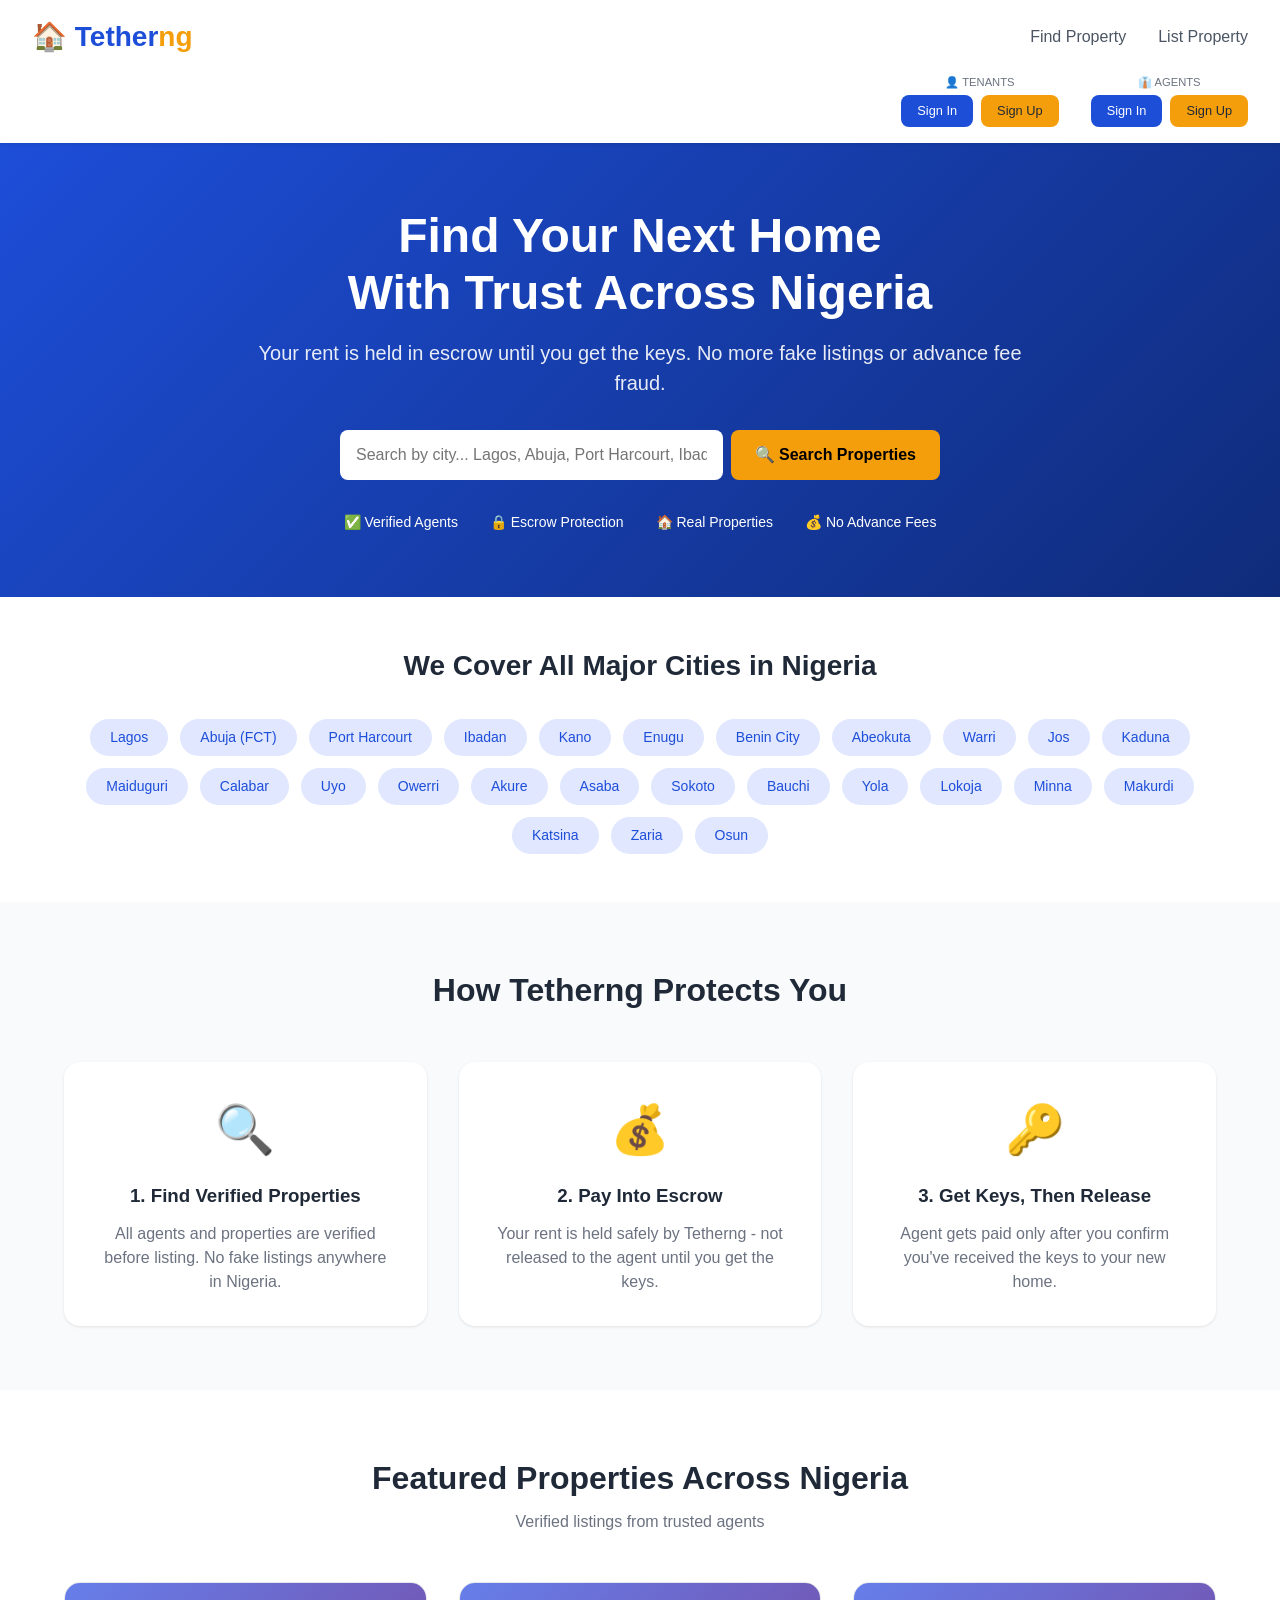
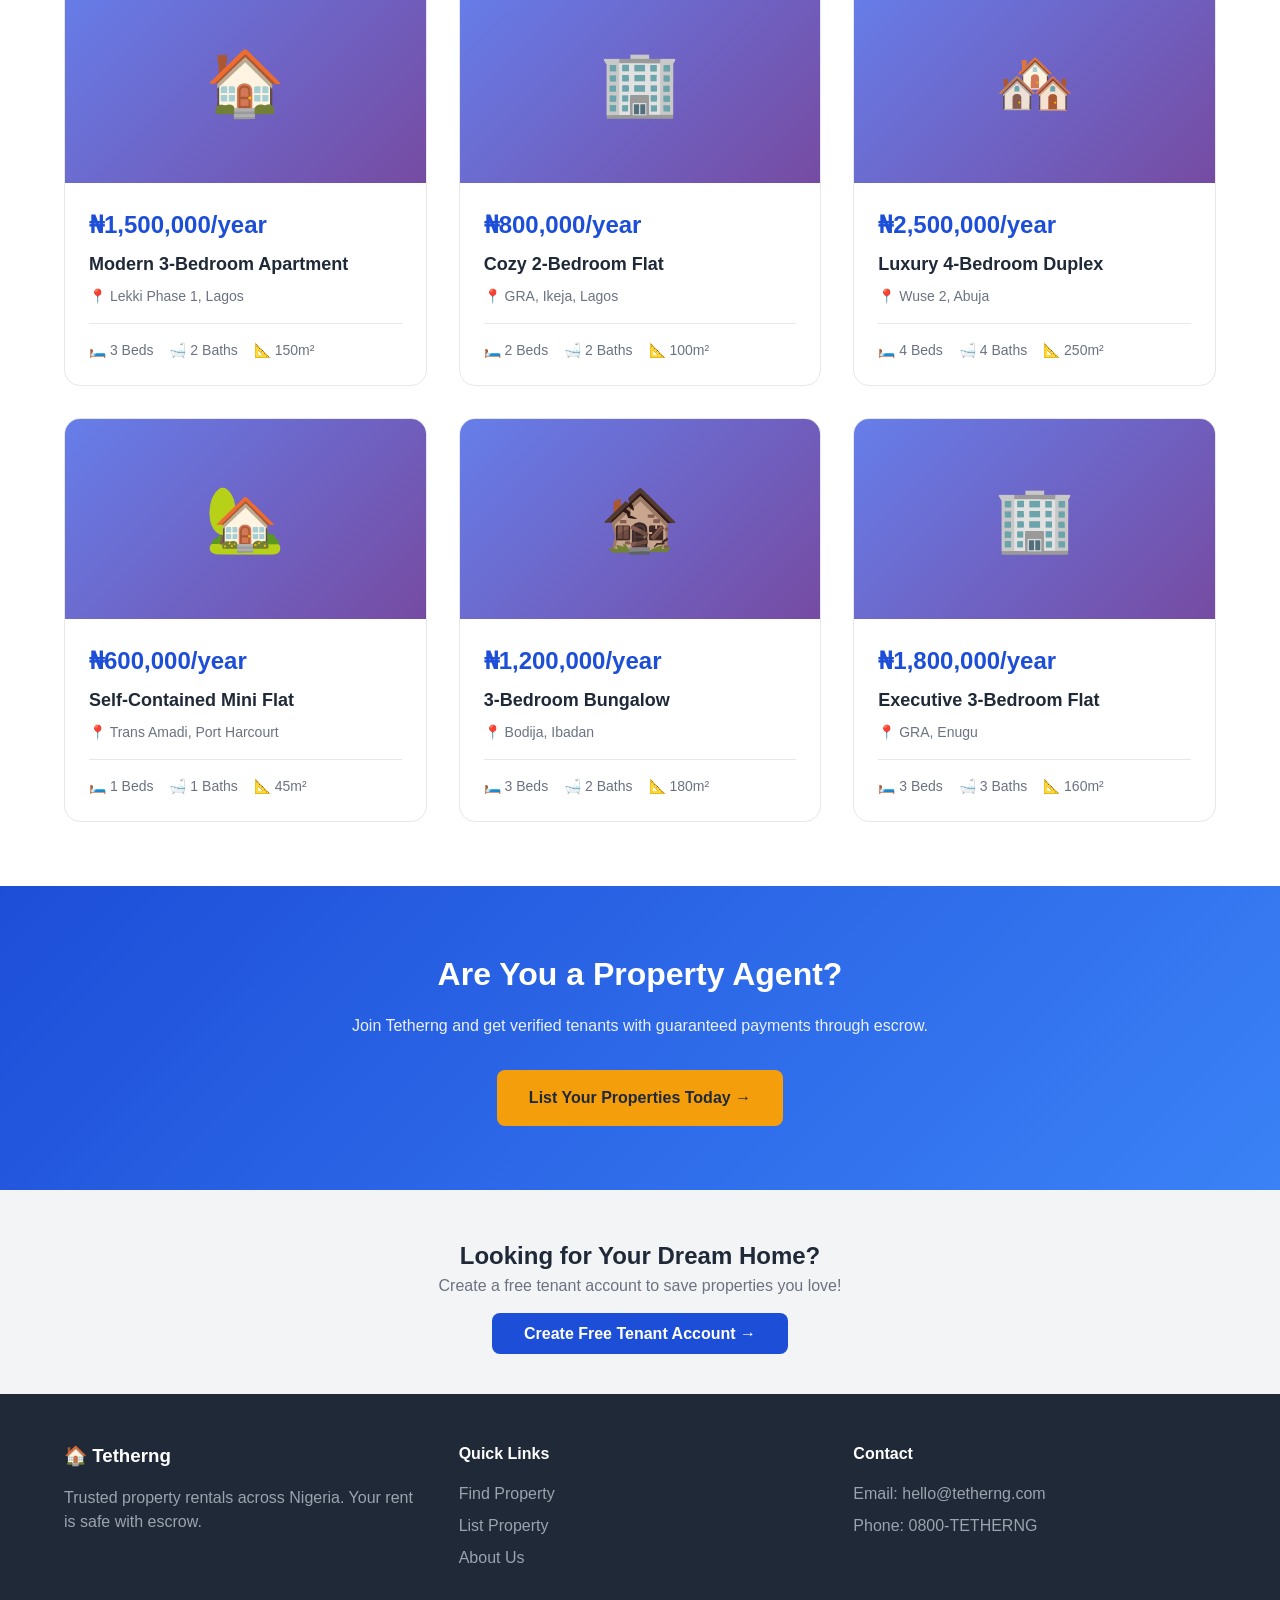
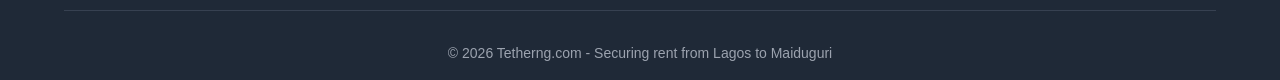
<file: index.html>
<!DOCTYPE html>
<html lang="en">
<head>
    <meta charset="UTF-8">
    <meta name="viewport" content="width=device-width, initial-scale=1.0">
    <title>Tetherng - Trusted Property Rentals Across Nigeria</title>
    <link rel="stylesheet" href="style.css">
</head>
<body>

    <!-- Navigation Bar -->
    <nav class="navbar">
        <div class="nav-container">
            <a href="index.html" class="logo">🏠 Tether<span>ng</span></a>
            <div class="nav-links">
                <a href="#">Find Property</a>
                <a href="agent-signup.html">List Property</a>
            </div>
        </div>
        <!-- Two Column Auth Links -->
        <div style="display: flex; justify-content: flex-end; gap: 2rem; padding: 0 2rem 1rem 0; max-width: 1280px; margin: 0 auto;">
            <!-- Tenants Section -->
            <div style="text-align: center;">
                <div style="font-size: 0.7rem; color: #6b7280; margin-bottom: 0.25rem;">👤 TENANTS</div>
                <div style="display: flex; gap: 0.5rem;">
                    <a href="tenant-signin.html" style="background: #1D4ED8; color: white; padding: 0.4rem 1rem; border-radius: 0.5rem; text-decoration: none; font-size: 0.8rem;">Sign In</a>
                    <a href="tenant-signup.html" style="background: #F59E0B; color: #1f2937; padding: 0.4rem 1rem; border-radius: 0.5rem; text-decoration: none; font-size: 0.8rem;">Sign Up</a>
                </div>
            </div>
            <!-- Agents Section -->
            <div style="text-align: center;">
                <div style="font-size: 0.7rem; color: #6b7280; margin-bottom: 0.25rem;">👔 AGENTS</div>
                <div style="display: flex; gap: 0.5rem;">
                    <a href="signin.html" style="background: #1D4ED8; color: white; padding: 0.4rem 1rem; border-radius: 0.5rem; text-decoration: none; font-size: 0.8rem;">Sign In</a>
                    <a href="agent-signup.html" style="background: #F59E0B; color: #1f2937; padding: 0.4rem 1rem; border-radius: 0.5rem; text-decoration: none; font-size: 0.8rem;">Sign Up</a>
                </div>
            </div>
        </div>
    </nav>

    <!-- Hero Section -->
    <section class="hero">
        <div class="hero-content">
            <h1>Find Your Next Home <br>With Trust Across Nigeria</h1>
            <p>Your rent is held in escrow until you get the keys. No more fake listings or advance fee fraud.</p>
            
            <div class="search-box">
                <input type="text" id="searchInput" placeholder="Search by city... Lagos, Abuja, Port Harcourt, Ibadan, Kano">
                <button id="searchBtn">🔍 Search Properties</button>
            </div>
            
            <div class="trust-badges">
                <span>✅ Verified Agents</span>
                <span>🔒 Escrow Protection</span>
                <span>🏠 Real Properties</span>
                <span>💰 No Advance Fees</span>
            </div>
        </div>
    </section>

    <!-- Cities Coverage Section -->
    <section class="cities">
        <div class="container">
            <h2>We Cover All Major Cities in Nigeria</h2>
            <div class="city-grid" id="cityGrid">
                <!-- Cities will be added by JavaScript -->
            </div>
        </div>
    </section>

    <!-- How It Works Section -->
    <section class="features">
        <div class="container">
            <h2>How Tetherng Protects You</h2>
            <div class="features-grid">
                <div class="feature-card">
                    <div class="feature-icon">🔍</div>
                    <h3>1. Find Verified Properties</h3>
                    <p>All agents and properties are verified before listing. No fake listings anywhere in Nigeria.</p>
                </div>
                <div class="feature-card">
                    <div class="feature-icon">💰</div>
                    <h3>2. Pay Into Escrow</h3>
                    <p>Your rent is held safely by Tetherng - not released to the agent until you get the keys.</p>
                </div>
                <div class="feature-card">
                    <div class="feature-icon">🔑</div>
                    <h3>3. Get Keys, Then Release</h3>
                    <p>Agent gets paid only after you confirm you've received the keys to your new home.</p>
                </div>
            </div>
        </div>
    </section>

    <!-- Featured Properties Section -->
    <section class="properties">
        <div class="container">
            <h2>Featured Properties Across Nigeria</h2>
            <p class="section-subtitle">Verified listings from trusted agents</p>
            <div class="property-grid" id="propertyGrid">
                <!-- Properties will be added by JavaScript -->
            </div>
        </div>
    </section>

    <!-- Call to Action for Agents -->
    <section class="cta-section">
        <div class="container">
            <h2>Are You a Property Agent?</h2>
            <p>Join Tetherng and get verified tenants with guaranteed payments through escrow.</p>
            <a href="agent-signup.html" class="btn-cta">List Your Properties Today →</a>
        </div>
    </section>

    <!-- Call to Action for Tenants -->
    <section style="background: #f3f4f6; padding: 3rem 2rem; text-align: center;">
        <div class="container">
            <h2 style="color: #1f2937;">Looking for Your Dream Home?</h2>
            <p style="color: #6b7280; margin-bottom: 1.5rem;">Create a free tenant account to save properties you love!</p>
            <a href="tenant-signup.html" style="background: #1D4ED8; color: white; padding: 0.75rem 2rem; border-radius: 0.5rem; text-decoration: none; font-weight: 600;">Create Free Tenant Account →</a>
        </div>
    </section>

    <!-- Footer -->
    <footer class="footer">
        <div class="container">
            <div class="footer-content">
                <div class="footer-section">
                    <h3>🏠 Tetherng</h3>
                    <p>Trusted property rentals across Nigeria. Your rent is safe with escrow.</p>
                </div>
                <div class="footer-section">
                    <h4>Quick Links</h4>
                    <a href="#">Find Property</a>
                    <a href="agent-signup.html">List Property</a>
                    <a href="about.html">About Us</a>
                </div>
                <div class="footer-section">
                    <h4>Contact</h4>
                    <p>Email: hello@tetherng.com</p>
                    <p>Phone: 0800-TETHERNG</p>
                </div>
            </div>
            <div class="footer-bottom">
                <p>&copy; 2026 Tetherng.com - Securing rent from Lagos to Maiduguri</p>
            </div>
        </div>
    </footer>

    <script src="script.js"></script>
</body>
</html>
</file>
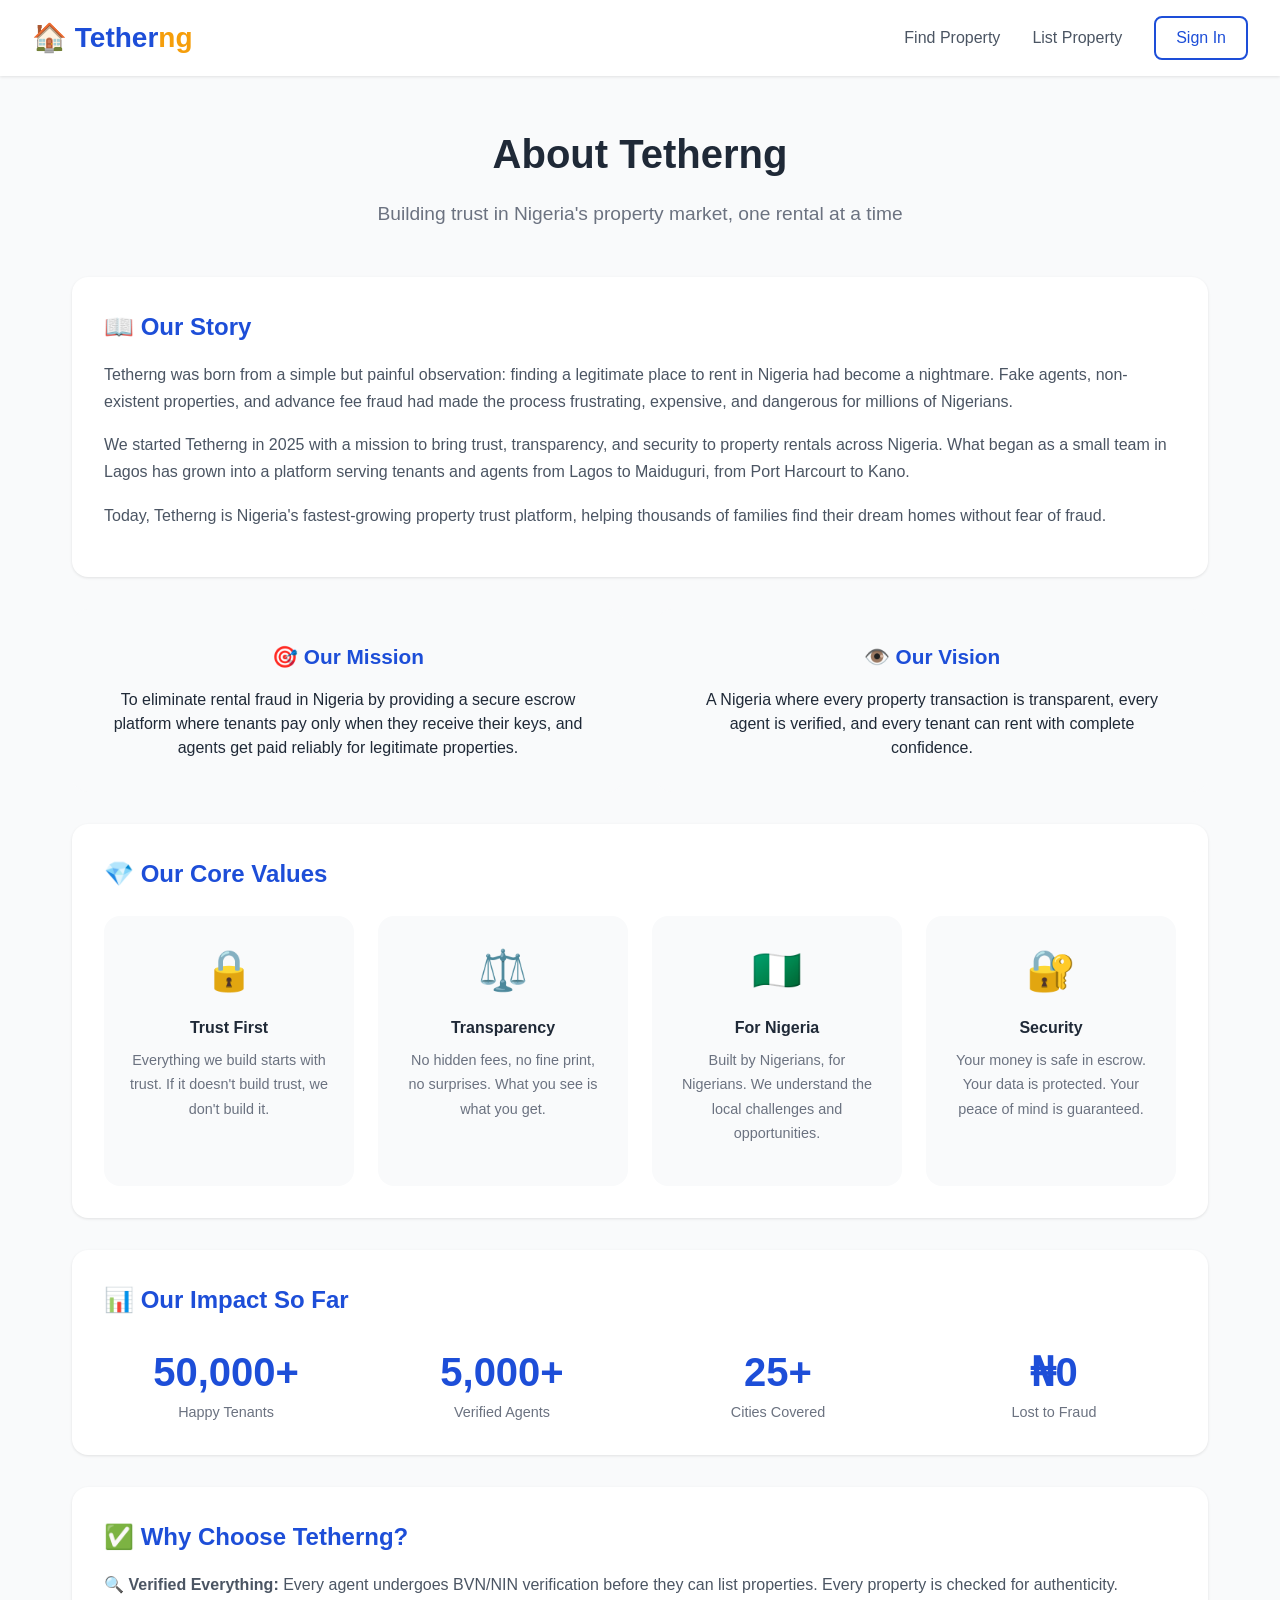
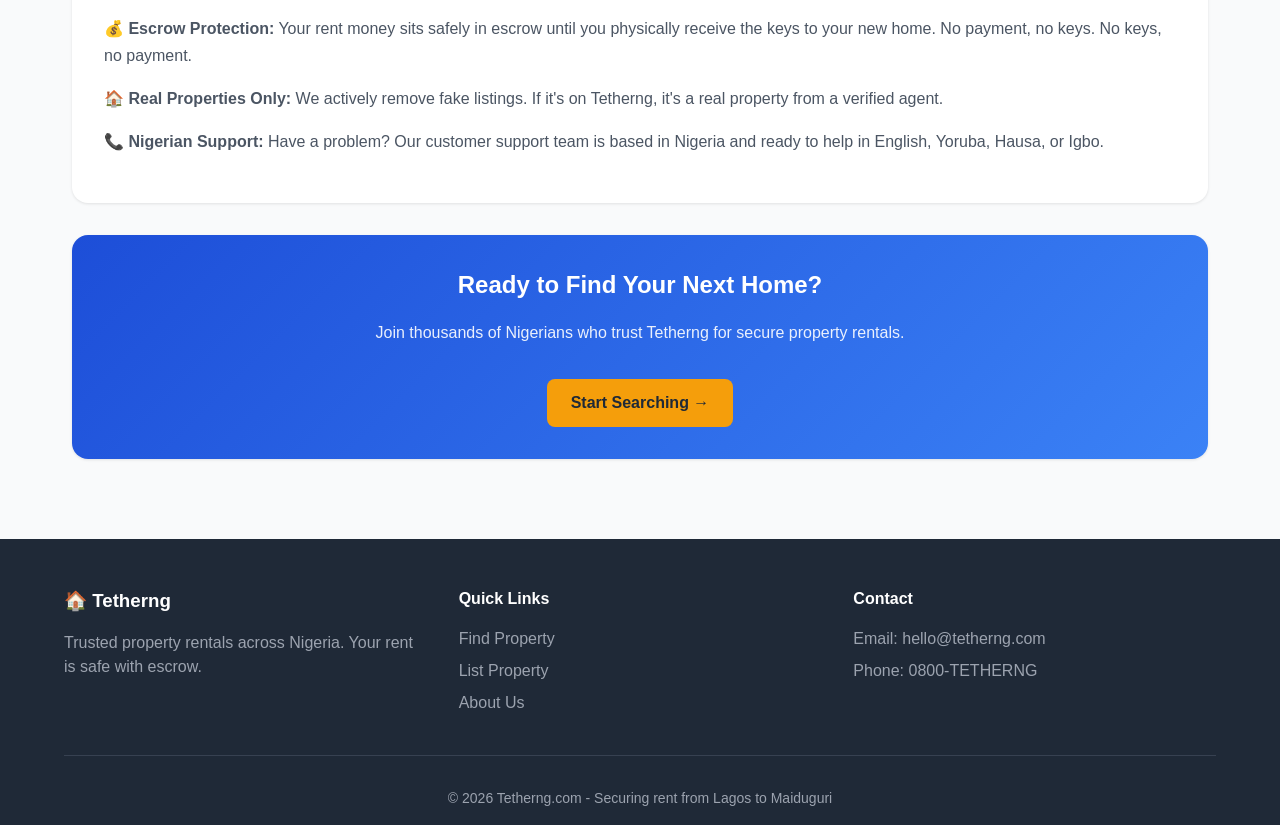
<file: about.html>
<!DOCTYPE html>
<html lang="en">
<head>
    <meta charset="UTF-8">
    <meta name="viewport" content="width=device-width, initial-scale=1.0">
    <title>Tetherng - About Us | Trusted Property Rentals in Nigeria</title>
    <link rel="stylesheet" href="style.css">
    <style>
        .about-wrapper {
            max-width: 1200px;
            margin: 0 auto;
            padding: 3rem 2rem;
        }

        .about-hero {
            text-align: center;
            margin-bottom: 3rem;
        }

        .about-hero h1 {
            font-size: 2.5rem;
            color: #1f2937;
            margin-bottom: 1rem;
        }

        .about-hero p {
            font-size: 1.2rem;
            color: #6b7280;
            max-width: 700px;
            margin: 0 auto;
        }

        .about-section {
            background: white;
            border-radius: 1rem;
            padding: 2rem;
            margin-bottom: 2rem;
            box-shadow: 0 1px 3px rgba(0,0,0,0.1);
        }

        .about-section h2 {
            color: #1D4ED8;
            margin-bottom: 1rem;
            font-size: 1.5rem;
        }

        .about-section p {
            color: #4b5563;
            line-height: 1.7;
            margin-bottom: 1rem;
        }

        .mission-vision {
            display: grid;
            grid-template-columns: 1fr 1fr;
            gap: 2rem;
            margin-bottom: 2rem;
        }

        .mission-card, .vision-card {
            background: #f9fafb;
            padding: 2rem;
            border-radius: 1rem;
            text-align: center;
        }

        .mission-card h3, .vision-card h3 {
            color: #1D4ED8;
            margin-bottom: 1rem;
            font-size: 1.3rem;
        }

        .values-grid {
            display: grid;
            grid-template-columns: repeat(auto-fit, minmax(250px, 1fr));
            gap: 1.5rem;
            margin-top: 1.5rem;
        }

        .value-item {
            text-align: center;
            padding: 1.5rem;
            background: #f9fafb;
            border-radius: 1rem;
        }

        .value-icon {
            font-size: 2.5rem;
            margin-bottom: 1rem;
        }

        .value-item h4 {
            color: #1f2937;
            margin-bottom: 0.5rem;
        }

        .value-item p {
            font-size: 0.9rem;
            color: #6b7280;
        }

        .stats-grid {
            display: grid;
            grid-template-columns: repeat(auto-fit, minmax(200px, 1fr));
            gap: 2rem;
            text-align: center;
            margin-top: 1.5rem;
        }

        .stat-number {
            font-size: 2.5rem;
            font-weight: bold;
            color: #1D4ED8;
        }

        .stat-label {
            color: #6b7280;
            font-size: 0.9rem;
        }

        @media (max-width: 768px) {
            .mission-vision {
                grid-template-columns: 1fr;
            }
            .about-hero h1 {
                font-size: 1.8rem;
            }
        }
    </style>
</head>
<body>

    <!-- Navigation -->
    <nav class="navbar">
        <div class="nav-container">
            <a href="index.html" class="logo">🏠 Tether<span>ng</span></a>
            <div class="nav-links">
                <a href="index.html">Find Property</a>
                <a href="agent-signup.html">List Property</a>
                <a href="signin.html" class="btn-outline">Sign In</a>
            </div>
        </div>
    </nav>

    <!-- About Content -->
    <div class="about-wrapper">
        <div class="about-hero">
            <h1>About Tetherng</h1>
            <p>Building trust in Nigeria's property market, one rental at a time</p>
        </div>

        <!-- Our Story -->
        <div class="about-section">
            <h2>📖 Our Story</h2>
            <p>Tetherng was born from a simple but painful observation: finding a legitimate place to rent in Nigeria had become a nightmare. Fake agents, non-existent properties, and advance fee fraud had made the process frustrating, expensive, and dangerous for millions of Nigerians.</p>
            <p>We started Tetherng in 2025 with a mission to bring trust, transparency, and security to property rentals across Nigeria. What began as a small team in Lagos has grown into a platform serving tenants and agents from Lagos to Maiduguri, from Port Harcourt to Kano.</p>
            <p>Today, Tetherng is Nigeria's fastest-growing property trust platform, helping thousands of families find their dream homes without fear of fraud.</p>
        </div>

        <!-- Mission & Vision -->
        <div class="mission-vision">
            <div class="mission-card">
                <h3>🎯 Our Mission</h3>
                <p>To eliminate rental fraud in Nigeria by providing a secure escrow platform where tenants pay only when they receive their keys, and agents get paid reliably for legitimate properties.</p>
            </div>
            <div class="vision-card">
                <h3>👁️ Our Vision</h3>
                <p>A Nigeria where every property transaction is transparent, every agent is verified, and every tenant can rent with complete confidence.</p>
            </div>
        </div>

        <!-- Our Values -->
        <div class="about-section">
            <h2>💎 Our Core Values</h2>
            <div class="values-grid">
                <div class="value-item">
                    <div class="value-icon">🔒</div>
                    <h4>Trust First</h4>
                    <p>Everything we build starts with trust. If it doesn't build trust, we don't build it.</p>
                </div>
                <div class="value-item">
                    <div class="value-icon">⚖️</div>
                    <h4>Transparency</h4>
                    <p>No hidden fees, no fine print, no surprises. What you see is what you get.</p>
                </div>
                <div class="value-item">
                    <div class="value-icon">🇳🇬</div>
                    <h4>For Nigeria</h4>
                    <p>Built by Nigerians, for Nigerians. We understand the local challenges and opportunities.</p>
                </div>
                <div class="value-item">
                    <div class="value-icon">🔐</div>
                    <h4>Security</h4>
                    <p>Your money is safe in escrow. Your data is protected. Your peace of mind is guaranteed.</p>
                </div>
            </div>
        </div>

        <!-- Our Impact -->
        <div class="about-section">
            <h2>📊 Our Impact So Far</h2>
            <div class="stats-grid">
                <div>
                    <div class="stat-number">50,000+</div>
                    <div class="stat-label">Happy Tenants</div>
                </div>
                <div>
                    <div class="stat-number">5,000+</div>
                    <div class="stat-label">Verified Agents</div>
                </div>
                <div>
                    <div class="stat-number">25+</div>
                    <div class="stat-label">Cities Covered</div>
                </div>
                <div>
                    <div class="stat-number">₦0</div>
                    <div class="stat-label">Lost to Fraud</div>
                </div>
            </div>
        </div>

        <!-- Why Choose Us -->
        <div class="about-section">
            <h2>✅ Why Choose Tetherng?</h2>
            <p><strong>🔍 Verified Everything:</strong> Every agent undergoes BVN/NIN verification before they can list properties. Every property is checked for authenticity.</p>
            <p><strong>💰 Escrow Protection:</strong> Your rent money sits safely in escrow until you physically receive the keys to your new home. No payment, no keys. No keys, no payment.</p>
            <p><strong>🏠 Real Properties Only:</strong> We actively remove fake listings. If it's on Tetherng, it's a real property from a verified agent.</p>
            <p><strong>📞 Nigerian Support:</strong> Have a problem? Our customer support team is based in Nigeria and ready to help in English, Yoruba, Hausa, or Igbo.</p>
        </div>

        <!-- Call to Action -->
        <div class="about-section" style="text-align: center; background: linear-gradient(135deg, #1D4ED8 0%, #3B82F6 100%); color: white;">
            <h2 style="color: white;">Ready to Find Your Next Home?</h2>
            <p style="color: rgba(255,255,255,0.9);">Join thousands of Nigerians who trust Tetherng for secure property rentals.</p>
            <a href="index.html" style="display: inline-block; margin-top: 1rem; background: #F59E0B; color: #1f2937; padding: 0.75rem 1.5rem; border-radius: 0.5rem; text-decoration: none; font-weight: bold;">Start Searching →</a>
        </div>
    </div>

    <!-- Footer -->
    <footer class="footer">
        <div class="container">
            <div class="footer-content">
                <div class="footer-section">
                    <h3>🏠 Tetherng</h3>
                    <p>Trusted property rentals across Nigeria. Your rent is safe with escrow.</p>
                </div>
                <div class="footer-section">
                    <h4>Quick Links</h4>
                    <a href="index.html">Find Property</a>
                    <a href="agent-signup.html">List Property</a>
                    <a href="about.html">About Us</a>
                </div>
                <div class="footer-section">
                    <h4>Contact</h4>
                    <p>Email: hello@tetherng.com</p>
                    <p>Phone: 0800-TETHERNG</p>
                </div>
            </div>
            <div class="footer-bottom">
                <p>&copy; 2026 Tetherng.com - Securing rent from Lagos to Maiduguri</p>
            </div>
        </div>
    </footer>

</body>
</html>
</file>
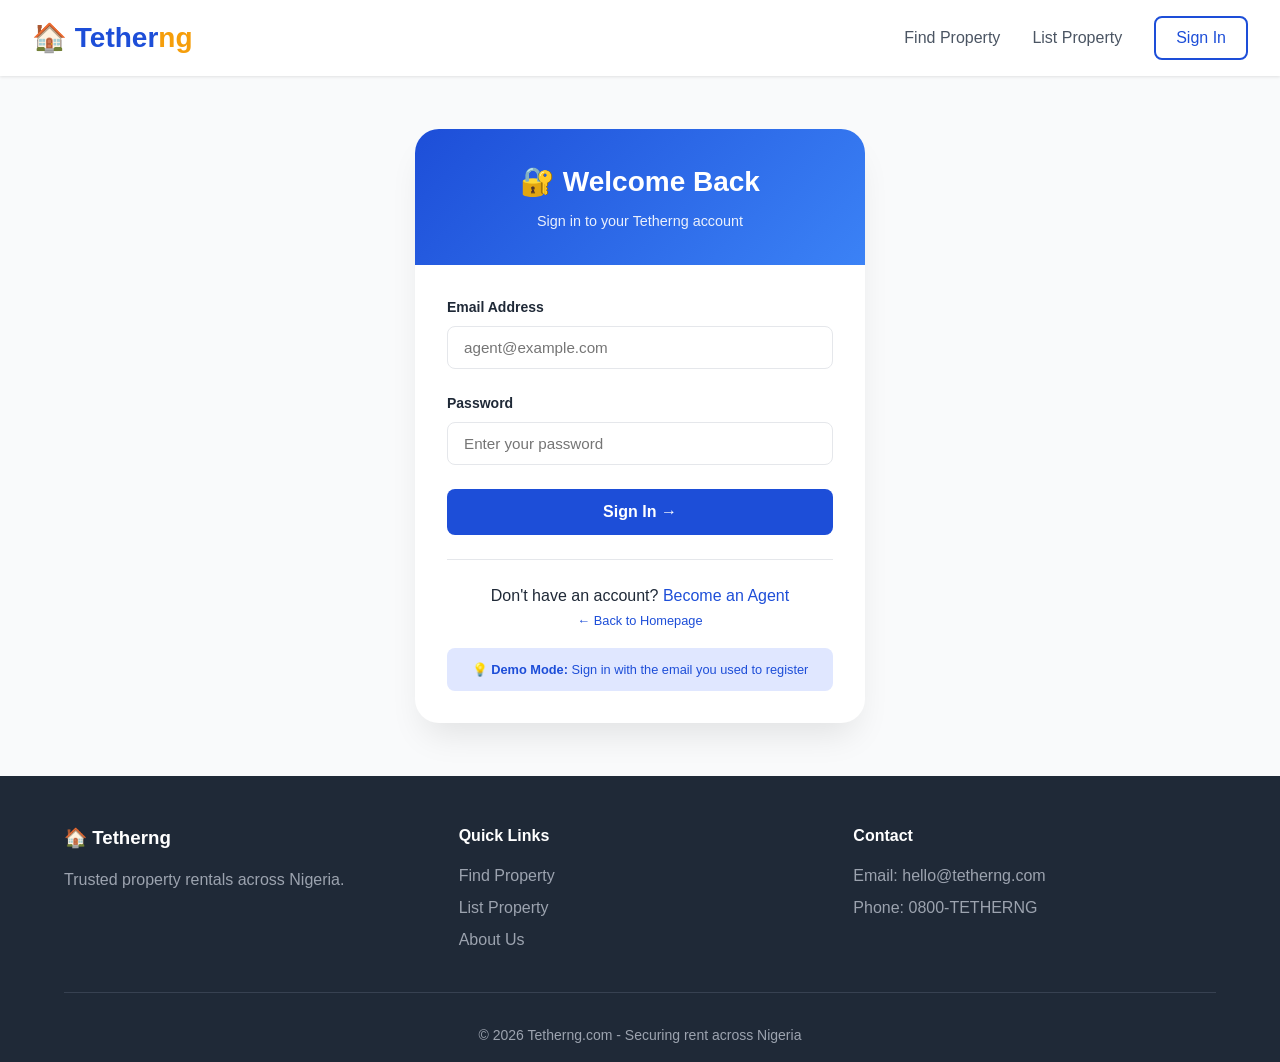
<file: add-property.html>
<!DOCTYPE html>
<html lang="en">
<head>
    <meta charset="UTF-8">
    <meta name="viewport" content="width=device-width, initial-scale=1.0">
    <title>Tetherng - Add New Property</title>
    <link rel="stylesheet" href="style.css">
    <style>
        /* Add property specific styles */
        .form-wrapper {
            max-width: 800px;
            margin: 0 auto;
            padding: 2rem;
        }

        .form-card {
            background: white;
            border-radius: 1.5rem;
            box-shadow: 0 20px 35px -10px rgba(0,0,0,0.1);
            overflow: hidden;
        }

        .form-header {
            background: linear-gradient(135deg, #1D4ED8 0%, #3B82F6 100%);
            color: white;
            padding: 2rem;
            text-align: center;
        }

        .form-header h1 {
            font-size: 1.75rem;
            margin-bottom: 0.5rem;
        }

        .form-header p {
            opacity: 0.9;
            font-size: 0.9rem;
        }

        .form-body {
            padding: 2rem;
        }

        .form-group {
            margin-bottom: 1.5rem;
        }

        .form-group label {
            display: block;
            margin-bottom: 0.5rem;
            font-weight: 600;
            color: #1f2937;
            font-size: 0.875rem;
        }

        .form-group input,
        .form-group select,
        .form-group textarea {
            width: 100%;
            padding: 0.75rem 1rem;
            border: 1px solid #e5e7eb;
            border-radius: 0.5rem;
            font-size: 0.95rem;
            transition: all 0.2s;
            font-family: inherit;
        }

        .form-group input:focus,
        .form-group select:focus,
        .form-group textarea:focus {
            outline: none;
            border-color: #1D4ED8;
            box-shadow: 0 0 0 3px rgba(29,78,216,0.1);
        }

        .form-row {
            display: grid;
            grid-template-columns: 1fr 1fr;
            gap: 1rem;
        }

        .image-selector {
            display: flex;
            gap: 1rem;
            flex-wrap: wrap;
        }

        .image-option {
            font-size: 2rem;
            padding: 0.5rem;
            cursor: pointer;
            border: 2px solid #e5e7eb;
            border-radius: 0.5rem;
            transition: all 0.2s;
            background: white;
        }

        .image-option:hover {
            border-color: #1D4ED8;
            transform: scale(1.1);
        }

        .image-option.selected {
            border-color: #1D4ED8;
            background: #e0e7ff;
        }

        .btn-submit {
            width: 100%;
            background: #1D4ED8;
            color: white;
            padding: 1rem;
            border: none;
            border-radius: 0.5rem;
            font-size: 1rem;
            font-weight: 600;
            cursor: pointer;
            transition: background 0.2s;
            margin-top: 1rem;
        }

        .btn-submit:hover {
            background: #1E3A8A;
        }

        .btn-cancel {
            width: 100%;
            background: #6b7280;
            color: white;
            padding: 0.75rem;
            border: none;
            border-radius: 0.5rem;
            font-size: 0.9rem;
            font-weight: 600;
            cursor: pointer;
            transition: background 0.2s;
            margin-top: 0.5rem;
            text-decoration: none;
            display: inline-block;
            text-align: center;
        }

        .btn-cancel:hover {
            background: #4b5563;
        }

        @media (max-width: 640px) {
            .form-wrapper {
                padding: 1rem;
            }
            .form-body {
                padding: 1.5rem;
            }
            .form-row {
                grid-template-columns: 1fr;
                gap: 0;
            }
        }
    </style>
</head>
<body>

    <!-- Navigation -->
    <nav class="navbar">
        <div class="nav-container">
            <a href="index.html" class="logo">🏠 Tether<span>ng</span></a>
            <div class="nav-links">
                <a href="index.html">Home</a>
                <a href="agent-dashboard.html">Dashboard</a>
                <a href="#" id="logoutLink" style="color:#ef4444;">Logout</a>
            </div>
        </div>
    </nav>

    <!-- Add Property Form -->
    <div class="form-wrapper">
        <div class="form-card">
            <div class="form-header">
                <h1>🏠 Add New Property</h1>
                <p>List your property for thousands of tenants to see</p>
            </div>

            <div class="form-body">
                <form id="addPropertyForm">
                    <div class="form-group">
                        <label>Property Title *</label>
                        <input type="text" id="title" placeholder="e.g., Modern 3-Bedroom Apartment" required>
                    </div>

                    <div class="form-group">
                        <label>Property Image (Choose one) *</label>
                        <div class="image-selector" id="imageSelector">
                            <div class="image-option" data-image="🏠">🏠 House</div>
                            <div class="image-option" data-image="🏢">🏢 Building</div>
                            <div class="image-option" data-image="🏘️">🏘️ Houses</div>
                            <div class="image-option" data-image="🏡">🏡 Cottage</div>
                            <div class="image-option" data-image="🏚️">🏚️ Cabin</div>
                            <div class="image-option" data-image="🏤">🏤 Office</div>
                        </div>
                        <input type="hidden" id="selectedImage" value="🏠">
                    </div>

                    <div class="form-row">
                        <div class="form-group">
                            <label>Price (per year) *</label>
                            <input type="number" id="priceValue" placeholder="e.g., 1500000" required>
                            <small style="color:#6b7280;">In Naira (₦)</small>
                        </div>
                        <div class="form-group">
                            <label>Price Display *</label>
                            <input type="text" id="priceDisplay" placeholder="e.g., ₦1,500,000/year" required>
                        </div>
                    </div>

                    <div class="form-row">
                        <div class="form-group">
                            <label>Location *</label>
                            <input type="text" id="location" placeholder="e.g., Lekki Phase 1, Lagos" required>
                        </div>
                        <div class="form-group">
                            <label>Property Status *</label>
                            <select id="status" required>
                                <option value="available">Available</option>
                                <option value="rented">Rented</option>
                            </select>
                        </div>
                    </div>

                    <div class="form-row">
                        <div class="form-group">
                            <label>Bedrooms *</label>
                            <input type="number" id="bedrooms" placeholder="e.g., 3" min="0" required>
                        </div>
                        <div class="form-group">
                            <label>Bathrooms *</label>
                            <input type="number" id="bathrooms" placeholder="e.g., 2" min="0" required>
                        </div>
                    </div>

                    <div class="form-row">
                        <div class="form-group">
                            <label>Size (m²) *</label>
                            <input type="text" id="size" placeholder="e.g., 150m²" required>
                        </div>
                        <div class="form-group">
                            <label>Property Type</label>
                            <select id="propertyType">
                                <option value="apartment">Apartment</option>
                                <option value="duplex">Duplex</option>
                                <option value="bungalow">Bungalow</option>
                                <option value="self-contained">Self-Contained</option>
                                <option value="others">Others</option>
                            </select>
                        </div>
                    </div>

                    <div class="form-group">
                        <label>Description *</label>
                        <textarea id="description" rows="4" placeholder="Describe the property... amenities, nearby facilities, etc." required></textarea>
                    </div>

                    <button type="submit" class="btn-submit">✓ List Property</button>
                    <a href="agent-dashboard.html" class="btn-cancel">← Cancel</a>
                </form>
            </div>
        </div>
    </div>

    <!-- Footer -->
    <footer class="footer">
        <div class="container">
            <div class="footer-content">
                <div class="footer-section">
                    <h3>🏠 Tetherng</h3>
                    <p>Trusted property rentals across Nigeria.</p>
                </div>
                <div class="footer-section">
                    <h4>Quick Links</h4>
                    <a href="index.html">Find Property</a>
                    <a href="agent-signup.html">List Property</a>
                    <a href="about.html">About Us</a>
                </div>
                <div class="footer-section">
                    <h4>Contact</h4>
                    <p>Email: hello@tetherng.com</p>
                    <p>Phone: 0800-TETHERNG</p>
                </div>
            </div>
            <div class="footer-bottom">
                <p>&copy; 2026 Tetherng.com - Securing rent across Nigeria</p>
            </div>
        </div>
    </footer>

    <script>
        // Check if user is logged in
        const currentAgent = localStorage.getItem('tetherng_current_agent');
        
        if (!currentAgent) {
            alert('Please sign in to add properties');
            window.location.href = 'signin.html';
        }
        
        const agent = JSON.parse(currentAgent);
        
        // Image selector functionality
        const imageOptions = document.querySelectorAll('.image-option');
        const selectedImageInput = document.getElementById('selectedImage');
        
        imageOptions.forEach(option => {
            option.addEventListener('click', function() {
                // Remove selected class from all
                imageOptions.forEach(opt => opt.classList.remove('selected'));
                // Add selected class to clicked
                this.classList.add('selected');
                // Update hidden input
                selectedImageInput.value = this.getAttribute('data-image');
            });
        });
        
        // Select first image by default
        if (imageOptions.length > 0) {
            imageOptions[0].classList.add('selected');
        }
        
        // Auto-format price display
        const priceValueInput = document.getElementById('priceValue');
        const priceDisplayInput = document.getElementById('priceDisplay');
        
        priceValueInput.addEventListener('input', function() {
            const value = parseInt(this.value);
            if (!isNaN(value)) {
                priceDisplayInput.value = `₦${value.toLocaleString()}/year`;
            } else {
                priceDisplayInput.value = '';
            }
        });
        
        // Form submission
        const form = document.getElementById('addPropertyForm');
        
        form.addEventListener('submit', function(e) {
            e.preventDefault();
            
            // Get all values
            const title = document.getElementById('title').value.trim();
            const image = selectedImageInput.value;
            const priceValue = parseInt(document.getElementById('priceValue').value);
            const priceDisplay = document.getElementById('priceDisplay').value.trim();
            const location = document.getElementById('location').value.trim();
            const status = document.getElementById('status').value;
            const bedrooms = parseInt(document.getElementById('bedrooms').value);
            const bathrooms = parseInt(document.getElementById('bathrooms').value);
            const size = document.getElementById('size').value.trim();
            const propertyType = document.getElementById('propertyType').value;
            const description = document.getElementById('description').value.trim();
            
            // Validation
            const errors = [];
            if (!title) errors.push('Property Title is required');
            if (!priceValue) errors.push('Price is required');
            if (!location) errors.push('Location is required');
            if (!bedrooms) errors.push('Number of bedrooms is required');
            if (!bathrooms) errors.push('Number of bathrooms is required');
            if (!size) errors.push('Size is required');
            if (!description) errors.push('Description is required');
            
            if (errors.length > 0) {
                alert('❌ Please fix the following:\n\n• ' + errors.join('\n• '));
                return;
            }
            
            // Create property object
            const newProperty = {
                id: Date.now(),
                title: title,
                image: image,
                price: priceDisplay,
                priceValue: priceValue,
                location: location,
                status: status,
                bedrooms: bedrooms,
                bathrooms: bathrooms,
                size: size,
                propertyType: propertyType,
                description: description,
                agentEmail: agent.email,
                agentName: agent.fullName,
                agencyName: agent.agencyName,
                dateListed: new Date().toISOString()
            };
            
            // Get existing properties
            let agentProperties = JSON.parse(localStorage.getItem('tetherng_properties_' + agent.email)) || [];
            
            // Add new property
            agentProperties.push(newProperty);
            
            // Save back to localStorage
            localStorage.setItem('tetherng_properties_' + agent.email, JSON.stringify(agentProperties));
            
            alert(`✅ Property Added Successfully!\n\n${title}\n📍 ${location}\n💰 ${priceDisplay}\n\nRedirecting to your dashboard...`);
            
            // Redirect to dashboard
            window.location.href = 'agent-dashboard.html';
        });
        
        // Logout function
        document.getElementById('logoutLink').addEventListener('click', function(e) {
            e.preventDefault();
            localStorage.removeItem('tetherng_current_agent');
            alert('You have been logged out successfully.');
            window.location.href = 'index.html';
        });
    </script>
</body>
</html>
</file>
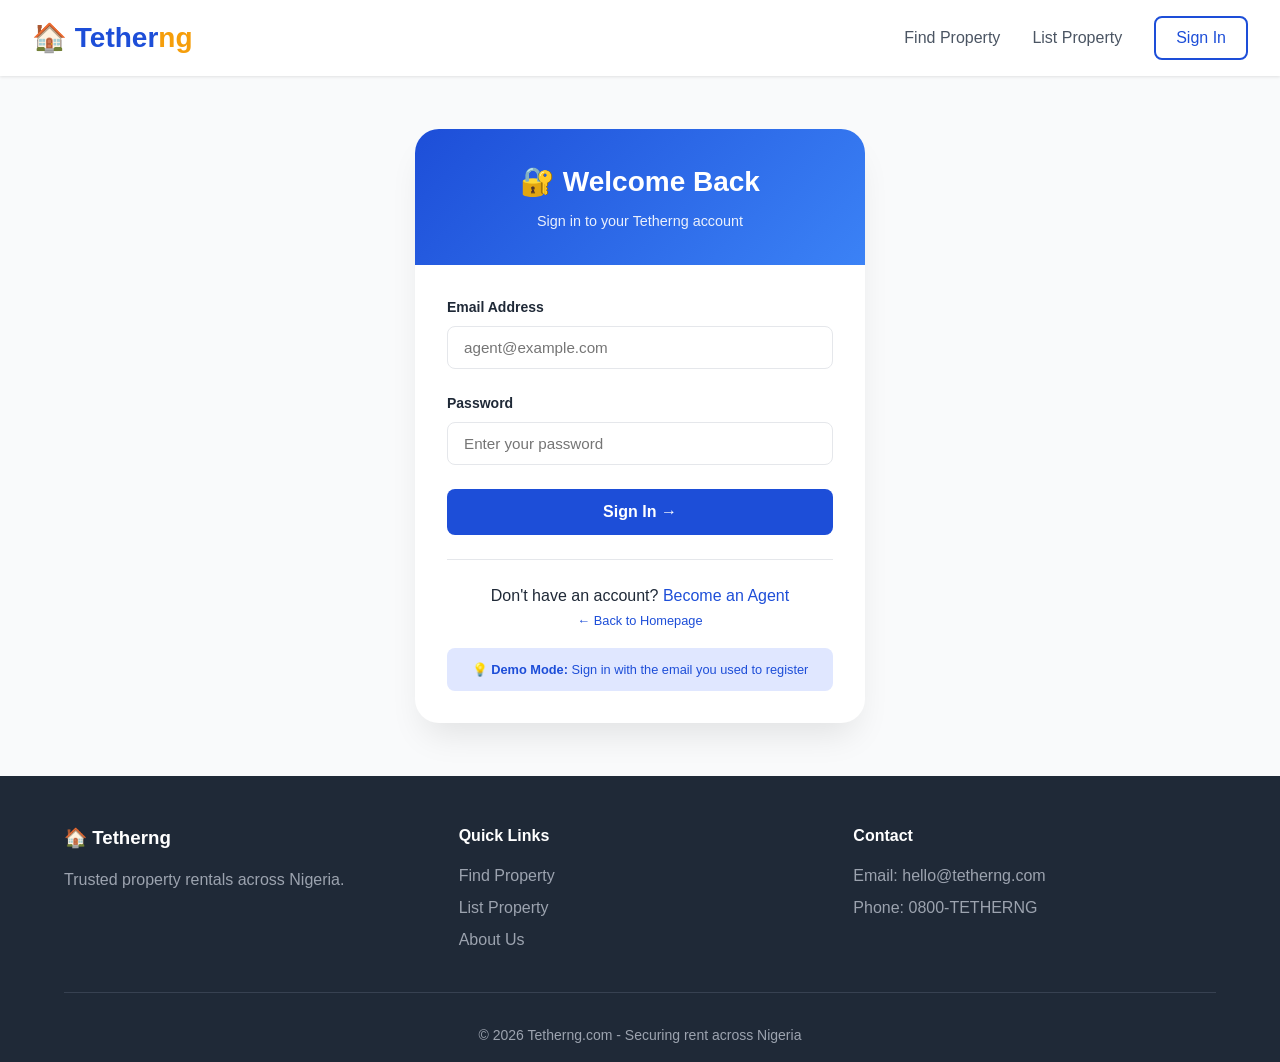
<file: agent-dashboard.html>
<!DOCTYPE html>
<html lang="en">
<head>
    <meta charset="UTF-8">
    <meta name="viewport" content="width=device-width, initial-scale=1.0">
    <title>Tetherng - Agent Dashboard</title>
    <link rel="stylesheet" href="style.css">
    <style>
        /* Dashboard specific styles */
        .dashboard-wrapper {
            max-width: 1280px;
            margin: 0 auto;
            padding: 2rem;
        }

        .welcome-card {
            background: linear-gradient(135deg, #1D4ED8 0%, #3B82F6 100%);
            color: white;
            padding: 2rem;
            border-radius: 1rem;
            margin-bottom: 2rem;
        }

        .welcome-card h1 {
            font-size: 1.75rem;
            margin-bottom: 0.5rem;
        }

        .welcome-card p {
            opacity: 0.9;
        }

        .stats-grid {
            display: grid;
            grid-template-columns: repeat(auto-fit, minmax(200px, 1fr));
            gap: 1.5rem;
            margin-bottom: 2rem;
        }

        .stat-card {
            background: white;
            padding: 1.5rem;
            border-radius: 1rem;
            box-shadow: 0 1px 3px rgba(0,0,0,0.1);
            text-align: center;
            transition: transform 0.2s;
            cursor: pointer;
        }

        .stat-card:hover {
            transform: translateY(-5px);
            box-shadow: 0 10px 25px rgba(0,0,0,0.1);
        }

        .stat-number {
            font-size: 2.5rem;
            font-weight: bold;
            color: #1D4ED8;
        }

        .stat-label {
            color: #6b7280;
            margin-top: 0.5rem;
        }

        .section-header {
            display: flex;
            justify-content: space-between;
            align-items: center;
            margin-bottom: 1.5rem;
            flex-wrap: wrap;
            gap: 1rem;
        }

        .section-header h2 {
            font-size: 1.5rem;
            color: #1f2937;
        }

        .btn-add {
            background: #1D4ED8;
            color: white;
            padding: 0.75rem 1.5rem;
            border-radius: 0.5rem;
            text-decoration: none;
            font-weight: 600;
            transition: background 0.2s;
            display: inline-block;
        }

        .btn-add:hover {
            background: #1E3A8A;
        }

        .properties-table {
            background: white;
            border-radius: 1rem;
            overflow-x: auto;
            box-shadow: 0 1px 3px rgba(0,0,0,0.1);
        }

        table {
            width: 100%;
            border-collapse: collapse;
        }

        th {
            text-align: left;
            padding: 1rem;
            background: #f9fafb;
            color: #1f2937;
            font-weight: 600;
            border-bottom: 1px solid #e5e7eb;
        }

        td {
            padding: 1rem;
            border-bottom: 1px solid #e5e7eb;
        }

        .property-status {
            display: inline-block;
            padding: 0.25rem 0.75rem;
            border-radius: 2rem;
            font-size: 0.75rem;
            font-weight: 600;
        }

        .status-available {
            background: #d1fae5;
            color: #065f46;
        }

        .status-rented {
            background: #fee2e2;
            color: #991b1b;
        }

        .action-buttons {
            display: flex;
            gap: 0.5rem;
        }

        .btn-edit {
            background: #F59E0B;
            color: white;
            padding: 0.25rem 0.75rem;
            border-radius: 0.375rem;
            text-decoration: none;
            font-size: 0.75rem;
            cursor: pointer;
            border: none;
        }

        .btn-delete {
            background: #ef4444;
            color: white;
            padding: 0.25rem 0.75rem;
            border-radius: 0.375rem;
            border: none;
            cursor: pointer;
            font-size: 0.75rem;
        }

        .btn-view {
            background: #6b7280;
            color: white;
            padding: 0.25rem 0.75rem;
            border-radius: 0.375rem;
            text-decoration: none;
            font-size: 0.75rem;
            cursor: pointer;
            border: none;
        }

        .empty-state {
            text-align: center;
            padding: 3rem;
            color: #6b7280;
        }

        .logout-btn {
            background: #ef4444;
            color: white;
            padding: 0.5rem 1rem;
            border-radius: 0.5rem;
            text-decoration: none;
            font-size: 0.875rem;
            margin-left: 1rem;
        }

        .logout-btn:hover {
            background: #dc2626;
        }

        .inbox-link {
            background: #10B981;
            color: white;
            padding: 0.5rem 1rem;
            border-radius: 0.5rem;
            text-decoration: none;
            font-size: 0.875rem;
            margin-left: 0.5rem;
        }

        .inbox-link:hover {
            background: #059669;
        }

        @media (max-width: 768px) {
            .dashboard-wrapper {
                padding: 1rem;
            }
            .section-header {
                flex-direction: column;
                align-items: flex-start;
            }
            th, td {
                padding: 0.75rem;
                font-size: 0.875rem;
            }
        }
    </style>
</head>
<body>

    <!-- Navigation -->
    <nav class="navbar">
        <div class="nav-container">
            <a href="index.html" class="logo">🏠 Tether<span>ng</span></a>
            <div class="nav-links">
                <a href="index.html">Home</a>
                <a href="agent-dashboard.html" style="color:#1D4ED8; font-weight:600;">Dashboard</a>
                <a href="agent-inbox.html" class="inbox-link">📬 Inbox</a>
                <a href="#" id="logoutLink" class="logout-btn">Logout</a>
            </div>
        </div>
    </nav>

    <!-- Dashboard Content -->
    <div class="dashboard-wrapper">
        <!-- Welcome Section -->
        <div class="welcome-card" id="welcomeCard">
            <h1 id="welcomeMessage">Welcome back, Agent!</h1>
            <p id="agencyInfo">Manage your properties and track your earnings</p>
        </div>

        <!-- Stats Cards -->
        <div class="stats-grid">
            <div class="stat-card">
                <div class="stat-number" id="totalProperties">0</div>
                <div class="stat-label">Total Properties</div>
            </div>
            <div class="stat-card">
                <div class="stat-number" id="activeRentals">0</div>
                <div class="stat-label">Active Rentals</div>
            </div>
            <div class="stat-card">
                <div class="stat-number" id="totalEarnings">₦0</div>
                <div class="stat-label">Total Earnings</div>
            </div>
            <div class="stat-card" onclick="window.location.href='agent-inbox.html'" style="cursor: pointer;">
                <div class="stat-number" id="unreadMessages">0</div>
                <div class="stat-label">📬 Unread Messages</div>
            </div>
        </div>

        <!-- Properties Section -->
        <div class="section-header">
            <h2>📋 Your Properties</h2>
            <a href="add-property.html" class="btn-add">+ Add New Property</a>
        </div>

        <div class="properties-table">
            <table id="propertiesTable">
                <thead>
                    <tr>
                        <th>Property</th>
                        <th>Location</th>
                        <th>Price</th>
                        <th>Status</th>
                        <th>Actions</th>
                    </tr>
                </thead>
                <tbody id="propertiesList">
                    <tr class="empty-state">
                        <td colspan="5">No properties yet. Click "Add New Property" to get started!</td>
                    </tr>
                </tbody>
            </table>
        </div>
    </div>

    <!-- Footer -->
    <footer class="footer">
        <div class="container">
            <div class="footer-content">
                <div class="footer-section">
                    <h3>🏠 Tetherng</h3>
                    <p>Trusted property rentals across Nigeria.</p>
                </div>
                <div class="footer-section">
                    <h4>Quick Links</h4>
                    <a href="index.html">Find Property</a>
                    <a href="agent-signup.html">List Property</a>
                    <a href="about.html">About Us</a>
                </div>
                <div class="footer-section">
                    <h4>Contact</h4>
                    <p>Email: hello@tetherng.com</p>
                    <p>Phone: 0800-TETHERNG</p>
                </div>
            </div>
            <div class="footer-bottom">
                <p>&copy; 2026 Tetherng.com - Securing rent across Nigeria</p>
            </div>
        </div>
    </footer>

    <script>
        // Check if user is logged in
        const currentAgent = localStorage.getItem('tetherng_current_agent');
        
        if (!currentAgent) {
            alert('Please sign in to access your dashboard');
            window.location.href = 'signin.html';
        }
        
        // Load agent data
        const agent = JSON.parse(currentAgent);
        
        // Update welcome message
        document.getElementById('welcomeMessage').innerHTML = `Welcome back, ${agent.fullName}!`;
        document.getElementById('agencyInfo').innerHTML = `${agent.agencyName} • ${agent.email}`;
        
        // Load agent's properties
        let agentProperties = JSON.parse(localStorage.getItem('tetherng_properties_' + agent.email)) || [];
        
        // Sample properties if none exist
        if (agentProperties.length === 0) {
            agentProperties = [
                {
                    id: Date.now(),
                    title: 'Modern 3-Bedroom Apartment',
                    location: 'Lekki Phase 1, Lagos',
                    price: '₦1,500,000/year',
                    priceValue: 1500000,
                    status: 'available',
                    description: 'Beautiful 3-bedroom apartment with modern finishes',
                    bedrooms: 3,
                    bathrooms: 2,
                    size: '150m²',
                    image: '🏠',
                    dateListed: new Date().toISOString()
                },
                {
                    id: Date.now() + 1,
                    title: 'Cozy 2-Bedroom Flat',
                    location: 'GRA, Ikeja, Lagos',
                    price: '₦800,000/year',
                    priceValue: 800000,
                    status: 'rented',
                    description: 'Comfortable 2-bedroom in secure estate',
                    bedrooms: 2,
                    bathrooms: 2,
                    size: '100m²',
                    image: '🏢',
                    dateListed: new Date().toISOString()
                }
            ];
            localStorage.setItem('tetherng_properties_' + agent.email, JSON.stringify(agentProperties));
        }
        
        // Get unread messages count
        function getUnreadMessagesCount() {
            const allInquiries = JSON.parse(localStorage.getItem('tetherng_inquiries')) || [];
            const agentInquiries = allInquiries.filter(inquiry => inquiry.agentEmail === agent.email && !inquiry.read);
            return agentInquiries.length;
        }
        
        // Update stats
        function updateStats() {
            const total = agentProperties.length;
            const activeRentals = agentProperties.filter(p => p.status === 'rented').length;
            const totalEarnings = agentProperties
                .filter(p => p.status === 'rented')
                .reduce((sum, p) => sum + p.priceValue, 0);
            
            document.getElementById('totalProperties').textContent = total;
            document.getElementById('activeRentals').textContent = activeRentals;
            document.getElementById('totalEarnings').innerHTML = `₦${totalEarnings.toLocaleString()}`;
            document.getElementById('unreadMessages').textContent = getUnreadMessagesCount();
        }
        
        // Display properties in table
        function displayProperties() {
            const tbody = document.getElementById('propertiesList');
            
            if (agentProperties.length === 0) {
                tbody.innerHTML = '<tr class="empty-state"><td colspan="5">No properties yet. Click "Add New Property" to get started!</td></tr>';
                return;
            }
            
            tbody.innerHTML = agentProperties.map(property => `
                <tr>
                    <td>
                        <strong>${property.title}</strong>
                        <br>
                        <small style="color:#6b7280;">${property.bedrooms} beds • ${property.bathrooms} baths • ${property.size}</small>
                    </td>
                    <td>📍 ${property.location}</td>
                    <td><strong>${property.price}</strong></td>
                    <td>
                        <span class="property-status ${property.status === 'available' ? 'status-available' : 'status-rented'}">
                            ${property.status === 'available' ? 'Available' : 'Rented'}
                        </span>
                    </td>
                    <td>
                        <div class="action-buttons">
                            <button class="btn-edit" onclick="editProperty(${property.id})">Edit</button>
                            <button class="btn-delete" onclick="deleteProperty(${property.id})">Delete</button>
                            <button class="btn-view" onclick="viewProperty(${property.id})">View</button>
                        </div>
                    </td>
                </tr>
            `).join('');
        }
        
        // Edit property
        window.editProperty = function(id) {
            const property = agentProperties.find(p => p.id === id);
            if (property) {
                localStorage.setItem('tetherng_editing_property', JSON.stringify(property));
                window.location.href = 'edit-property.html';
            }
        };
        
        // Delete property
        window.deleteProperty = function(id) {
            if (confirm('Are you sure you want to delete this property?')) {
                agentProperties = agentProperties.filter(p => p.id !== id);
                localStorage.setItem('tetherng_properties_' + agent.email, JSON.stringify(agentProperties));
                displayProperties();
                updateStats();
                alert('Property deleted successfully!');
            }
        };
        
        // View property
        window.viewProperty = function(id) {
            window.location.href = `property-detail.html?id=${id}`;
        };
        
        // Logout function
        document.getElementById('logoutLink').addEventListener('click', function(e) {
            e.preventDefault();
            localStorage.removeItem('tetherng_current_agent');
            alert('You have been logged out successfully.');
            window.location.href = 'index.html';
        });
        
        // Initialize dashboard
        updateStats();
        displayProperties();
    </script>
</body>
</html>
</file>
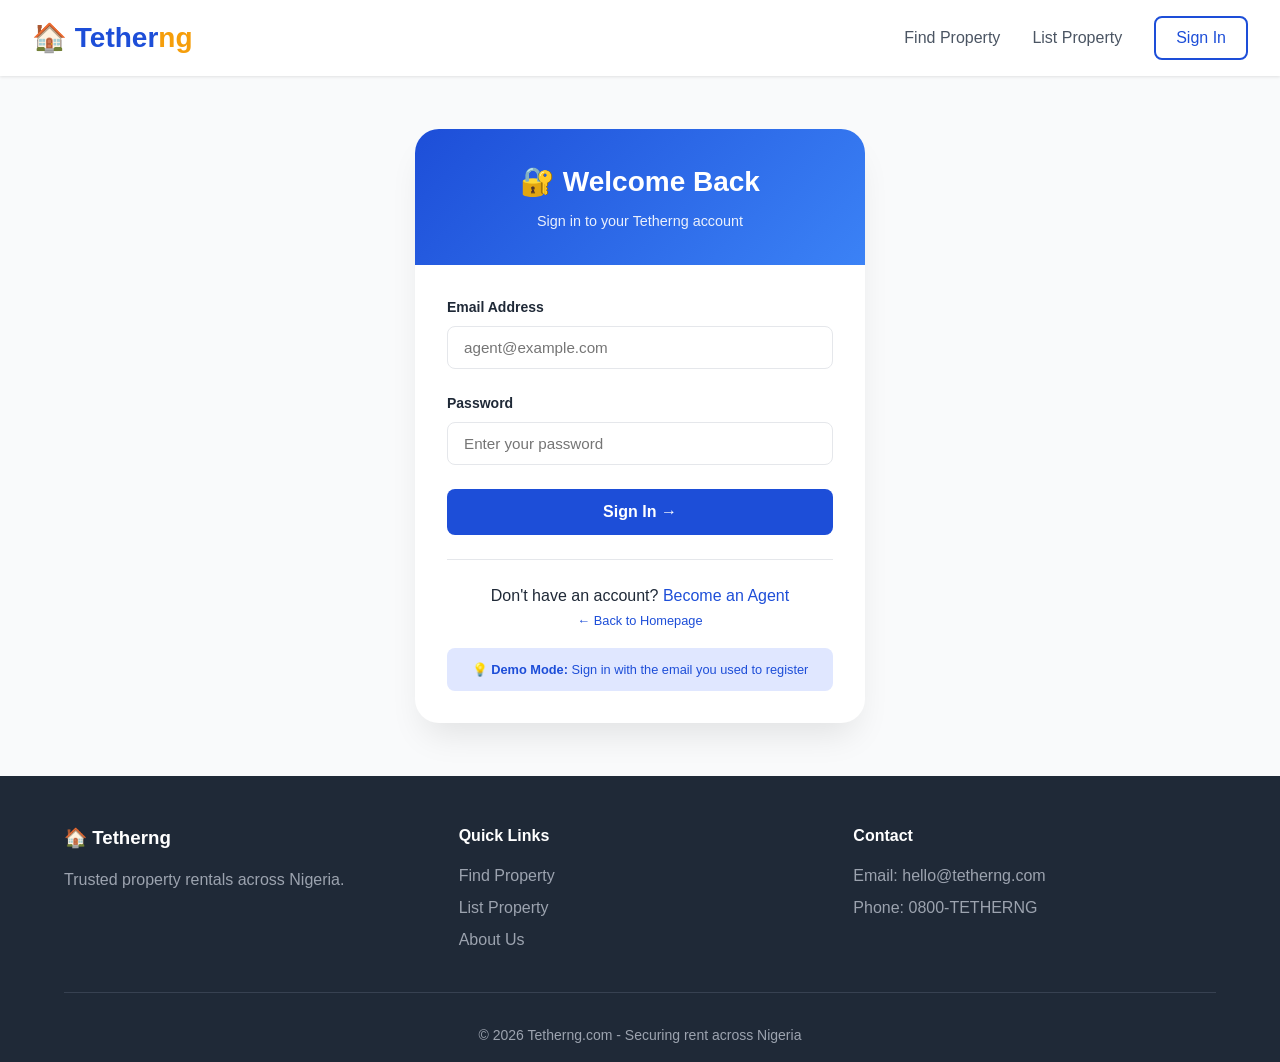
<file: agent-inbox.html>
<!DOCTYPE html>
<html lang="en">
<head>
    <meta charset="UTF-8">
    <meta name="viewport" content="width=device-width, initial-scale=1.0">
    <title>Tetherng - Agent Inbox</title>
    <link rel="stylesheet" href="style.css">
    <style>
        .inbox-wrapper {
            max-width: 1200px;
            margin: 0 auto;
            padding: 2rem;
        }

        .inbox-header {
            background: linear-gradient(135deg, #1D4ED8 0%, #3B82F6 100%);
            color: white;
            padding: 2rem;
            border-radius: 1rem;
            margin-bottom: 2rem;
        }

        .inbox-header h1 {
            font-size: 1.75rem;
            margin-bottom: 0.5rem;
        }

        .stats-grid {
            display: grid;
            grid-template-columns: repeat(auto-fit, minmax(200px, 1fr));
            gap: 1rem;
            margin-bottom: 2rem;
        }

        .stat-card {
            background: white;
            padding: 1rem;
            border-radius: 0.5rem;
            text-align: center;
            box-shadow: 0 1px 3px rgba(0,0,0,0.1);
        }

        .stat-number {
            font-size: 1.5rem;
            font-weight: bold;
            color: #1D4ED8;
        }

        .filter-buttons {
            display: flex;
            gap: 0.5rem;
            margin-bottom: 1.5rem;
            flex-wrap: wrap;
        }

        .filter-btn {
            background: #e5e7eb;
            border: none;
            padding: 0.5rem 1rem;
            border-radius: 2rem;
            cursor: pointer;
            transition: all 0.2s;
        }

        .filter-btn.active {
            background: #1D4ED8;
            color: white;
        }

        .messages-list {
            background: white;
            border-radius: 1rem;
            overflow: hidden;
            box-shadow: 0 1px 3px rgba(0,0,0,0.1);
        }

        .message-item {
            border-bottom: 1px solid #e5e7eb;
            padding: 1.5rem;
            cursor: pointer;
            transition: background 0.2s;
        }

        .message-item:hover {
            background: #f9fafb;
        }

        .message-item.unread {
            background: #e0e7ff;
        }

        .message-header {
            display: flex;
            justify-content: space-between;
            align-items: center;
            flex-wrap: wrap;
            gap: 0.5rem;
            margin-bottom: 0.5rem;
        }

        .sender-name {
            font-weight: bold;
            color: #1f2937;
        }

        .message-date {
            font-size: 0.75rem;
            color: #6b7280;
        }

        .property-title {
            font-size: 0.875rem;
            color: #1D4ED8;
            margin-bottom: 0.5rem;
        }

        .message-preview {
            color: #6b7280;
            font-size: 0.875rem;
            white-space: nowrap;
            overflow: hidden;
            text-overflow: ellipsis;
        }

        .unread-badge {
            background: #ef4444;
            color: white;
            padding: 0.2rem 0.5rem;
            border-radius: 1rem;
            font-size: 0.7rem;
        }

        .empty-state {
            text-align: center;
            padding: 3rem;
            color: #6b7280;
        }

        /* Modal Styles */
        .modal {
            display: none;
            position: fixed;
            top: 0;
            left: 0;
            width: 100%;
            height: 100%;
            background: rgba(0,0,0,0.5);
            z-index: 1000;
            justify-content: center;
            align-items: center;
        }

        .modal-content {
            background: white;
            max-width: 600px;
            width: 90%;
            border-radius: 1rem;
            overflow: hidden;
            max-height: 80vh;
            overflow-y: auto;
        }

        .modal-header {
            background: linear-gradient(135deg, #1D4ED8 0%, #3B82F6 100%);
            color: white;
            padding: 1.5rem;
        }

        .modal-body {
            padding: 1.5rem;
        }

        .modal-footer {
            padding: 1rem 1.5rem;
            border-top: 1px solid #e5e7eb;
            display: flex;
            gap: 1rem;
        }

        .btn-reply {
            background: #1D4ED8;
            color: white;
            border: none;
            padding: 0.5rem 1rem;
            border-radius: 0.5rem;
            cursor: pointer;
        }

        .btn-close {
            background: #6b7280;
            color: white;
            border: none;
            padding: 0.5rem 1rem;
            border-radius: 0.5rem;
            cursor: pointer;
        }

        .detail-row {
            margin-bottom: 1rem;
        }

        .detail-label {
            font-weight: bold;
            color: #1f2937;
            margin-bottom: 0.25rem;
        }

        .detail-value {
            color: #4b5563;
        }

        .full-message {
            background: #f9fafb;
            padding: 1rem;
            border-radius: 0.5rem;
            margin-top: 1rem;
            line-height: 1.6;
        }
    </style>
</head>
<body>

    <nav class="navbar">
        <div class="nav-container">
            <a href="index.html" class="logo">🏠 Tether<span>ng</span></a>
            <div class="nav-links">
                <a href="index.html">Home</a>
                <a href="agent-dashboard.html">Dashboard</a>
                <a href="agent-inbox.html" style="color:#1D4ED8; font-weight:600;">Inbox</a>
                <a href="#" id="logoutLink" style="color:#ef4444;">Logout</a>
            </div>
        </div>
    </nav>

    <div class="inbox-wrapper">
        <div class="inbox-header">
            <h1>📬 Agent Inbox</h1>
            <p>Messages from tenants interested in your properties</p>
        </div>

        <div class="stats-grid" id="statsGrid">
            <!-- Stats loaded by JS -->
        </div>

        <div class="filter-buttons">
            <button class="filter-btn active" data-filter="all">All Messages</button>
            <button class="filter-btn" data-filter="unread">Unread</button>
            <button class="filter-btn" data-filter="read">Read</button>
        </div>

        <div class="messages-list" id="messagesList">
            <!-- Messages loaded by JS -->
        </div>
    </div>

    <!-- Message Detail Modal -->
    <div id="messageModal" class="modal">
        <div class="modal-content">
            <div class="modal-header">
                <h2>Message Details</h2>
            </div>
            <div class="modal-body" id="modalBody">
                <!-- Modal content loaded by JS -->
            </div>
            <div class="modal-footer">
                <button class="btn-reply" onclick="replyToMessage()">📧 Reply (Coming Soon)</button>
                <button class="btn-close" onclick="closeModal()">Close</button>
            </div>
        </div>
    </div>

    <script>
        // Check if agent is logged in
        const currentAgent = localStorage.getItem('tetherng_current_agent');
        
        if (!currentAgent) {
            alert('Please sign in as an agent to view messages');
            window.location.href = 'signin.html';
        }
        
        const agent = JSON.parse(currentAgent);
        const agentEmail = agent.email;
        
        // Get all inquiries
        let allInquiries = JSON.parse(localStorage.getItem('tetherng_inquiries')) || [];
        
        // Filter inquiries for this agent
        let agentInquiries = allInquiries.filter(inquiry => inquiry.agentEmail === agentEmail);
        
        // Mark as read function
        function markAsRead(inquiryId) {
            const inquiry = agentInquiries.find(i => i.id === inquiryId);
            if (inquiry && !inquiry.read) {
                inquiry.read = true;
                // Update in allInquiries
                const index = allInquiries.findIndex(i => i.id === inquiryId);
                if (index !== -1) {
                    allInquiries[index].read = true;
                    localStorage.setItem('tetherng_inquiries', JSON.stringify(allInquiries));
                }
                // Refresh display
                loadMessages();
                updateStats();
            }
        }
        
        // Update stats
        function updateStats() {
            const total = agentInquiries.length;
            const unread = agentInquiries.filter(i => !i.read).length;
            
            document.getElementById('statsGrid').innerHTML = `
                <div class="stat-card">
                    <div class="stat-number">${total}</div>
                    <div>Total Messages</div>
                </div>
                <div class="stat-card">
                    <div class="stat-number">${unread}</div>
                    <div>Unread</div>
                </div>
                <div class="stat-card">
                    <div class="stat-number">${agentInquiries.filter(i => i.read).length}</div>
                    <div>Read</div>
                </div>
            `;
        }
        
        // Load messages
        let currentFilter = 'all';
        
        function loadMessages() {
            let filteredMessages = agentInquiries;
            
            if (currentFilter === 'unread') {
                filteredMessages = agentInquiries.filter(i => !i.read);
            } else if (currentFilter === 'read') {
                filteredMessages = agentInquiries.filter(i => i.read);
            }
            
            // Sort by date (newest first)
            filteredMessages.sort((a, b) => new Date(b.createdAt) - new Date(a.createdAt));
            
            const messagesList = document.getElementById('messagesList');
            
            if (filteredMessages.length === 0) {
                messagesList.innerHTML = `<div class="empty-state">📭 No messages yet.<br><br>When tenants contact you about properties, they'll appear here.</div>`;
                return;
            }
            
            messagesList.innerHTML = filteredMessages.map(inquiry => `
                <div class="message-item ${!inquiry.read ? 'unread' : ''}" onclick="viewMessage(${inquiry.id})">
                    <div class="message-header">
                        <span class="sender-name">${inquiry.senderName}</span>
                        <span class="message-date">${new Date(inquiry.createdAt).toLocaleDateString('en-NG')}</span>
                        ${!inquiry.read ? '<span class="unread-badge">New</span>' : ''}
                    </div>
                    <div class="property-title">🏠 ${inquiry.propertyTitle}</div>
                    <div class="message-preview">${inquiry.message.substring(0, 100)}${inquiry.message.length > 100 ? '...' : ''}</div>
                </div>
            `).join('');
        }
        
        // View message details
        window.viewMessage = function(id) {
            const inquiry = agentInquiries.find(i => i.id === id);
            if (!inquiry) return;
            
            // Mark as read
            markAsRead(id);
            
            // Refresh to update unread status
            loadMessages();
            updateStats();
            
            // Show modal
            document.getElementById('modalBody').innerHTML = `
                <div class="detail-row">
                    <div class="detail-label">From:</div>
                    <div class="detail-value">${inquiry.senderName}</div>
                </div>
                <div class="detail-row">
                    <div class="detail-label">Email:</div>
                    <div class="detail-value">${inquiry.senderEmail}</div>
                </div>
                <div class="detail-row">
                    <div class="detail-label">Phone:</div>
                    <div class="detail-value">${inquiry.senderPhone || 'Not provided'}</div>
                </div>
                <div class="detail-row">
                    <div class="detail-label">Property:</div>
                    <div class="detail-value">${inquiry.propertyTitle} - ${inquiry.propertyLocation}</div>
                </div>
                <div class="detail-row">
                    <div class="detail-label">Message:</div>
                    <div class="full-message">${inquiry.message.replace(/\n/g, '<br>')}</div>
                </div>
                <div class="detail-row">
                    <div class="detail-label">Received:</div>
                    <div class="detail-value">${new Date(inquiry.createdAt).toLocaleString('en-NG')}</div>
                </div>
            `;
            
            document.getElementById('messageModal').style.display = 'flex';
        };
        
        window.closeModal = function() {
            document.getElementById('messageModal').style.display = 'none';
        };
        
        window.replyToMessage = function() {
            alert('📧 Email reply feature coming soon!\n\nYou can manually reply to the tenant\'s email address shown above.');
        };
        
        // Filter buttons
        document.querySelectorAll('.filter-btn').forEach(btn => {
            btn.addEventListener('click', function() {
                document.querySelectorAll('.filter-btn').forEach(b => b.classList.remove('active'));
                this.classList.add('active');
                currentFilter = this.getAttribute('data-filter');
                loadMessages();
            });
        });
        
        // Logout
        document.getElementById('logoutLink').addEventListener('click', function(e) {
            e.preventDefault();
            localStorage.removeItem('tetherng_current_agent');
            alert('You have been logged out.');
            window.location.href = 'index.html';
        });
        
        // Initial load
        updateStats();
        loadMessages();
        
        // Close modal when clicking outside
        window.onclick = function(event) {
            const modal = document.getElementById('messageModal');
            if (event.target === modal) {
                closeModal();
            }
        };
    </script>
</body>
</html>
</file>
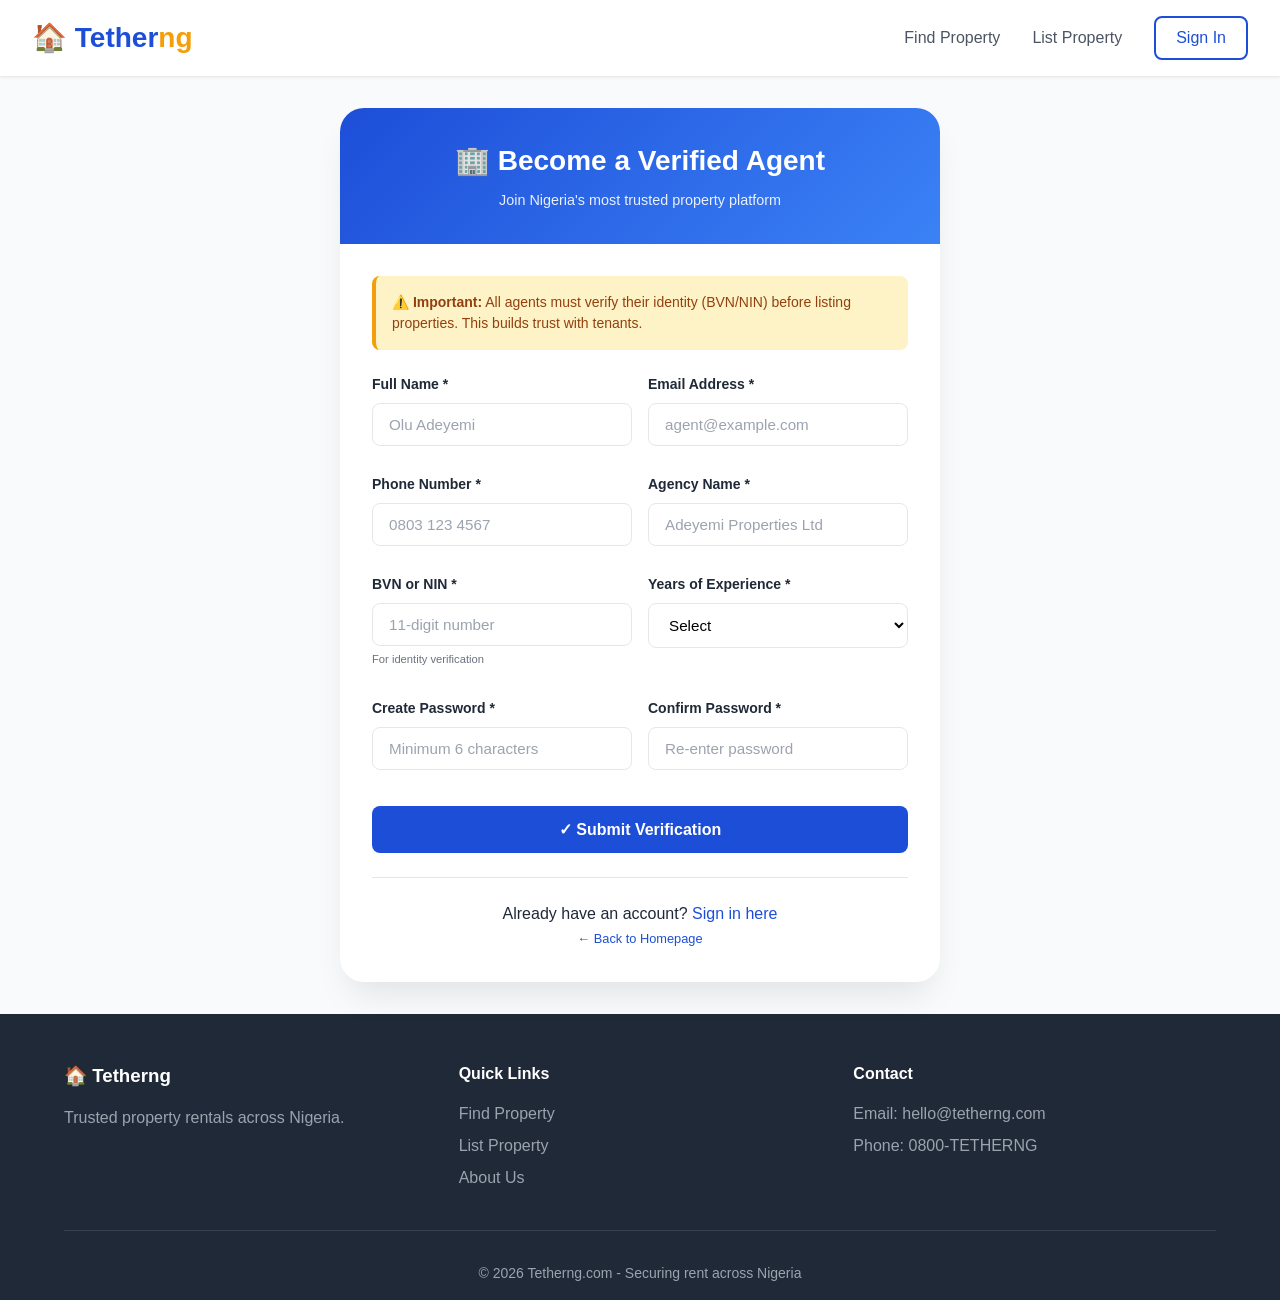
<file: agent-signup.html>
<!DOCTYPE html>
<html lang="en">
<head>
    <meta charset="UTF-8">
    <meta name="viewport" content="width=device-width, initial-scale=1.0">
    <title>Tetherng - Become a Verified Agent</title>
    <link rel="stylesheet" href="style.css">
    <style>
        /* Signup page specific styles */
        .signup-wrapper {
            min-height: calc(100vh - 200px);
            display: flex;
            align-items: center;
            justify-content: center;
            padding: 2rem;
            background: #f9fafb;
        }

        .signup-card {
            max-width: 600px;
            width: 100%;
            background: white;
            border-radius: 1.5rem;
            box-shadow: 0 20px 35px -10px rgba(0,0,0,0.1);
            overflow: hidden;
        }

        .signup-header {
            background: linear-gradient(135deg, #1D4ED8 0%, #3B82F6 100%);
            color: white;
            padding: 2rem;
            text-align: center;
        }

        .signup-header h1 {
            font-size: 1.75rem;
            margin-bottom: 0.5rem;
        }

        .signup-header p {
            opacity: 0.9;
            font-size: 0.9rem;
        }

        .signup-body {
            padding: 2rem;
        }

        .verification-badge {
            background: #fef3c7;
            border-left: 4px solid #F59E0B;
            padding: 1rem;
            border-radius: 0.5rem;
            margin-bottom: 1.5rem;
            font-size: 0.875rem;
            color: #92400e;
        }

        .form-row {
            display: grid;
            grid-template-columns: 1fr 1fr;
            gap: 1rem;
            margin-bottom: 0.5rem;
        }

        .form-group {
            margin-bottom: 1.25rem;
        }

        .form-group label {
            display: block;
            margin-bottom: 0.5rem;
            font-weight: 600;
            color: #1f2937;
            font-size: 0.875rem;
        }

        .form-group input,
        .form-group select {
            width: 100%;
            padding: 0.75rem 1rem;
            border: 1px solid #e5e7eb;
            border-radius: 0.5rem;
            font-size: 0.95rem;
            transition: all 0.2s;
            background: white;
        }

        .form-group input:focus,
        .form-group select:focus {
            outline: none;
            border-color: #1D4ED8;
            box-shadow: 0 0 0 3px rgba(29,78,216,0.1);
        }

        .form-group input::placeholder {
            color: #9ca3af;
        }

        .btn-submit {
            width: 100%;
            background: #1D4ED8;
            color: white;
            padding: 0.875rem;
            border: none;
            border-radius: 0.5rem;
            font-size: 1rem;
            font-weight: 600;
            cursor: pointer;
            transition: background 0.2s;
            margin-top: 0.5rem;
        }

        .btn-submit:hover {
            background: #1E3A8A;
        }

        .signup-footer {
            text-align: center;
            margin-top: 1.5rem;
            padding-top: 1.5rem;
            border-top: 1px solid #e5e7eb;
        }

        .signup-footer a {
            color: #1D4ED8;
            text-decoration: none;
            font-weight: 500;
        }

        .signup-footer a:hover {
            text-decoration: underline;
        }

        @media (max-width: 640px) {
            .form-row {
                grid-template-columns: 1fr;
                gap: 0;
            }
            .signup-body {
                padding: 1.5rem;
            }
        }
    </style>
</head>
<body>

    <!-- Navigation - Properly positioned -->
    <nav class="navbar">
        <div class="nav-container">
            <a href="index.html" class="logo">🏠 Tether<span>ng</span></a>
            <div class="nav-links">
                <a href="index.html">Find Property</a>
                <a href="agent-signup.html">List Property</a>
                <a href="signin.html" class="btn-outline">Sign In</a>
            </div>
        </div>
    </nav>

    <!-- Signup Form -->
    <div class="signup-wrapper">
        <div class="signup-card">
            <div class="signup-header">
                <h1>🏢 Become a Verified Agent</h1>
                <p>Join Nigeria's most trusted property platform</p>
            </div>

            <div class="signup-body">
                <div class="verification-badge">
                    <strong>⚠️ Important:</strong> All agents must verify their identity (BVN/NIN) before listing properties. This builds trust with tenants.
                </div>

                <form id="agentSignupForm">
                    <div class="form-row">
                        <div class="form-group">
                            <label>Full Name *</label>
                            <input type="text" id="fullName" placeholder="Olu Adeyemi" required>
                        </div>
                        <div class="form-group">
                            <label>Email Address *</label>
                            <input type="email" id="email" placeholder="agent@example.com" required>
                        </div>
                    </div>

                    <div class="form-row">
                        <div class="form-group">
                            <label>Phone Number *</label>
                            <input type="tel" id="phone" placeholder="0803 123 4567" required>
                        </div>
                        <div class="form-group">
                            <label>Agency Name *</label>
                            <input type="text" id="agencyName" placeholder="Adeyemi Properties Ltd" required>
                        </div>
                    </div>

                    <div class="form-row">
                        <div class="form-group">
                            <label>BVN or NIN *</label>
                            <input type="text" id="bvn" placeholder="11-digit number" required>
                            <small style="color:#6b7280; font-size:0.7rem;">For identity verification</small>
                        </div>
                        <div class="form-group">
                            <label>Years of Experience *</label>
                            <select id="experience" required>
                                <option value="">Select</option>
                                <option value="0-1">Less than 1 year</option>
                                <option value="1-3">1-3 years</option>
                                <option value="3-5">3-5 years</option>
                                <option value="5+">5+ years</option>
                            </select>
                        </div>
                    </div>

                    <div class="form-row">
                        <div class="form-group">
                            <label>Create Password *</label>
                            <input type="password" id="password" placeholder="Minimum 6 characters" required>
                        </div>
                        <div class="form-group">
                            <label>Confirm Password *</label>
                            <input type="password" id="confirmPassword" placeholder="Re-enter password" required>
                        </div>
                    </div>

                    <button type="submit" class="btn-submit">✓ Submit Verification</button>

                    <div class="signup-footer">
                        Already have an account? <a href="signin.html">Sign in here</a>
                        <br>
                        <a href="index.html" style="font-size:0.8rem;">← Back to Homepage</a>
                    </div>
                </form>
            </div>
        </div>
    </div>

    <!-- Footer - Updated to 2026 -->
    <footer class="footer">
        <div class="container">
            <div class="footer-content">
                <div class="footer-section">
                    <h3>🏠 Tetherng</h3>
                    <p>Trusted property rentals across Nigeria.</p>
                </div>
                <div class="footer-section">
                    <h4>Quick Links</h4>
                    <a href="index.html">Find Property</a>
                    <a href="agent-signup.html">List Property</a>
                    <a href="about.html">About Us</a>
                </div>
                <div class="footer-section">
                    <h4>Contact</h4>
                    <p>Email: hello@tetherng.com</p>
                    <p>Phone: 0800-TETHERNG</p>
                </div>
            </div>
            <div class="footer-bottom">
                <p>&copy; 2026 Tetherng.com - Securing rent across Nigeria</p>
            </div>
        </div>
    </footer>

    <script>
        // Form validation and submission
        const form = document.getElementById('agentSignupForm');
        
        form.addEventListener('submit', function(e) {
            e.preventDefault();
            
            // Get all values
            const fullName = document.getElementById('fullName').value.trim();
            const email = document.getElementById('email').value.trim();
            const phone = document.getElementById('phone').value.trim();
            const agencyName = document.getElementById('agencyName').value.trim();
            const bvn = document.getElementById('bvn').value.trim();
            const experience = document.getElementById('experience').value;
            const password = document.getElementById('password').value;
            const confirmPassword = document.getElementById('confirmPassword').value;
            
            // Validation checks
            const errors = [];
            
            if (!fullName) errors.push('Full Name is required');
            if (!email) errors.push('Email Address is required');
            if (!phone) errors.push('Phone Number is required');
            if (!agencyName) errors.push('Agency Name is required');
            if (!bvn) errors.push('BVN/NIN is required');
            if (!experience) errors.push('Years of Experience is required');
            
            if (password.length < 6) errors.push('Password must be at least 6 characters');
            if (password !== confirmPassword) errors.push('Passwords do not match');
            if (bvn.length < 10) errors.push('Please enter a valid BVN or NIN (10-11 digits)');
            
            if (errors.length > 0) {
                alert('❌ Please fix the following:\n\n• ' + errors.join('\n• '));
                return;
            }
            
            // Success - store in localStorage for demo
            const agentData = {
                fullName,
                email,
                phone,
                agencyName,
                bvn: '***' + bvn.slice(-4),
                experience,
                registeredAt: new Date().toISOString()
            };
            
            localStorage.setItem('tetherng_agent_' + email, JSON.stringify(agentData));
            
            alert(`✅ Application Received!\n\nThank you ${fullName} from ${agencyName}.\n\nWe will verify your BVN/NIN and contact you within 24-48 hours.\n\nConfirmation will be sent to:\n${email}\n\n📞 Questions? Call 0800-TETHERNG`);
            
            console.log('Agent Signup:', agentData);
        });
        
        // Phone number formatting (Nigerian numbers only)
        const phoneInput = document.getElementById('phone');
        if (phoneInput) {
            phoneInput.addEventListener('input', function(e) {
                let value = e.target.value.replace(/\D/g, '');
                if (value.length > 0 && !value.startsWith('0')) {
                    value = '0' + value;
                }
                if (value.length > 11) {
                    value = value.slice(0, 11);
                }
                e.target.value = value;
            });
        }
        
        // BVN/NIN numbers only
        const bvnInput = document.getElementById('bvn');
        if (bvnInput) {
            bvnInput.addEventListener('input', function(e) {
                e.target.value = e.target.value.replace(/\D/g, '').slice(0, 11);
            });
        }
    </script>
</body>
</html>
</file>
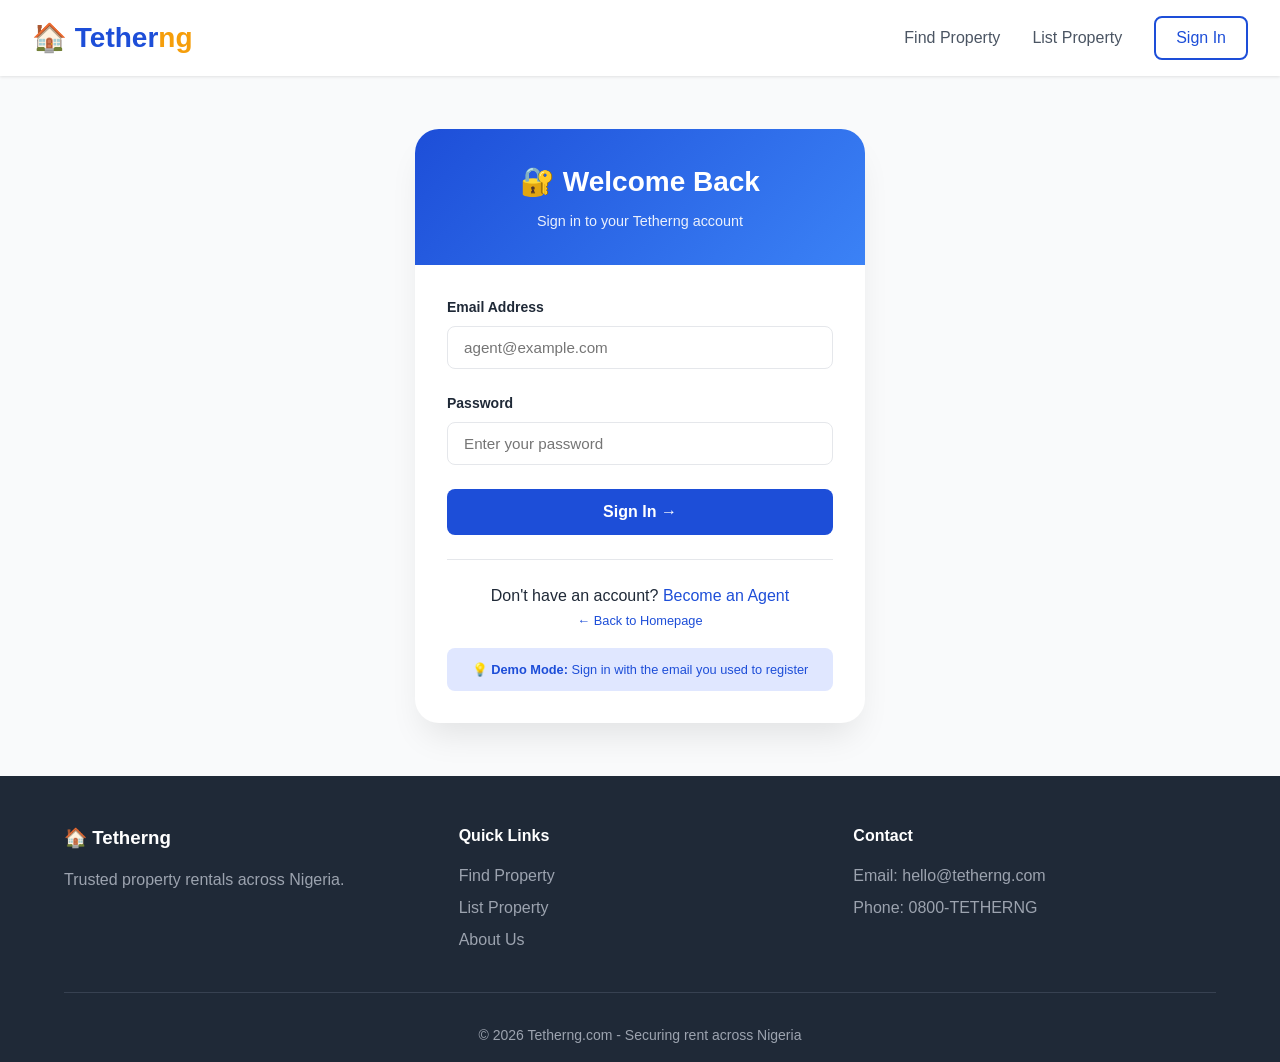
<file: edit-property.html>
<!DOCTYPE html>
<html lang="en">
<head>
    <meta charset="UTF-8">
    <meta name="viewport" content="width=device-width, initial-scale=1.0">
    <title>Tetherng - Edit Property</title>
    <link rel="stylesheet" href="style.css">
    <style>
        .form-wrapper {
            max-width: 800px;
            margin: 0 auto;
            padding: 2rem;
        }

        .form-card {
            background: white;
            border-radius: 1.5rem;
            box-shadow: 0 20px 35px -10px rgba(0,0,0,0.1);
            overflow: hidden;
        }

        .form-header {
            background: linear-gradient(135deg, #1D4ED8 0%, #3B82F6 100%);
            color: white;
            padding: 2rem;
            text-align: center;
        }

        .form-header h1 {
            font-size: 1.75rem;
            margin-bottom: 0.5rem;
        }

        .form-header p {
            opacity: 0.9;
            font-size: 0.9rem;
        }

        .form-body {
            padding: 2rem;
        }

        .form-group {
            margin-bottom: 1.5rem;
        }

        .form-group label {
            display: block;
            margin-bottom: 0.5rem;
            font-weight: 600;
            color: #1f2937;
            font-size: 0.875rem;
        }

        .form-group input,
        .form-group select,
        .form-group textarea {
            width: 100%;
            padding: 0.75rem 1rem;
            border: 1px solid #e5e7eb;
            border-radius: 0.5rem;
            font-size: 0.95rem;
            transition: all 0.2s;
            font-family: inherit;
        }

        .form-group input:focus,
        .form-group select:focus,
        .form-group textarea:focus {
            outline: none;
            border-color: #1D4ED8;
            box-shadow: 0 0 0 3px rgba(29,78,216,0.1);
        }

        .form-row {
            display: grid;
            grid-template-columns: 1fr 1fr;
            gap: 1rem;
        }

        .image-selector {
            display: flex;
            gap: 1rem;
            flex-wrap: wrap;
        }

        .image-option {
            font-size: 2rem;
            padding: 0.5rem;
            cursor: pointer;
            border: 2px solid #e5e7eb;
            border-radius: 0.5rem;
            transition: all 0.2s;
            background: white;
        }

        .image-option:hover {
            border-color: #1D4ED8;
            transform: scale(1.1);
        }

        .image-option.selected {
            border-color: #1D4ED8;
            background: #e0e7ff;
        }

        .btn-submit {
            width: 100%;
            background: #F59E0B;
            color: #1f2937;
            padding: 1rem;
            border: none;
            border-radius: 0.5rem;
            font-size: 1rem;
            font-weight: 600;
            cursor: pointer;
            transition: background 0.2s;
            margin-top: 1rem;
        }

        .btn-submit:hover {
            background: #D97706;
        }

        .btn-cancel {
            width: 100%;
            background: #6b7280;
            color: white;
            padding: 0.75rem;
            border: none;
            border-radius: 0.5rem;
            font-size: 0.9rem;
            font-weight: 600;
            cursor: pointer;
            margin-top: 0.5rem;
            text-decoration: none;
            display: inline-block;
            text-align: center;
        }

        .btn-cancel:hover {
            background: #4b5563;
        }

        .btn-delete {
            width: 100%;
            background: #ef4444;
            color: white;
            padding: 0.75rem;
            border: none;
            border-radius: 0.5rem;
            font-size: 0.9rem;
            font-weight: 600;
            cursor: pointer;
            margin-top: 1rem;
        }

        .btn-delete:hover {
            background: #dc2626;
        }

        @media (max-width: 640px) {
            .form-wrapper {
                padding: 1rem;
            }
            .form-body {
                padding: 1.5rem;
            }
            .form-row {
                grid-template-columns: 1fr;
                gap: 0;
            }
        }
    </style>
</head>
<body>

    <!-- Navigation -->
    <nav class="navbar">
        <div class="nav-container">
            <a href="index.html" class="logo">🏠 Tether<span>ng</span></a>
            <div class="nav-links">
                <a href="index.html">Home</a>
                <a href="agent-dashboard.html">Dashboard</a>
                <a href="#" id="logoutLink" style="color:#ef4444;">Logout</a>
            </div>
        </div>
    </nav>

    <div class="form-wrapper">
        <div class="form-card">
            <div class="form-header">
                <h1>✏️ Edit Property</h1>
                <p>Update your property information</p>
            </div>

            <div class="form-body">
                <form id="editPropertyForm">
                    <div class="form-group">
                        <label>Property Title *</label>
                        <input type="text" id="title" placeholder="e.g., Modern 3-Bedroom Apartment" required>
                    </div>

                    <div class="form-group">
                        <label>Property Image (Choose one) *</label>
                        <div class="image-selector" id="imageSelector">
                            <div class="image-option" data-image="🏠">🏠 House</div>
                            <div class="image-option" data-image="🏢">🏢 Building</div>
                            <div class="image-option" data-image="🏘️">🏘️ Houses</div>
                            <div class="image-option" data-image="🏡">🏡 Cottage</div>
                            <div class="image-option" data-image="🏚️">🏚️ Cabin</div>
                            <div class="image-option" data-image="🏤">🏤 Office</div>
                        </div>
                        <input type="hidden" id="selectedImage" value="🏠">
                    </div>

                    <div class="form-row">
                        <div class="form-group">
                            <label>Price (per year) *</label>
                            <input type="number" id="priceValue" placeholder="e.g., 1500000" required>
                            <small style="color:#6b7280;">In Naira (₦)</small>
                        </div>
                        <div class="form-group">
                            <label>Price Display *</label>
                            <input type="text" id="priceDisplay" placeholder="e.g., ₦1,500,000/year" required>
                        </div>
                    </div>

                    <div class="form-row">
                        <div class="form-group">
                            <label>Location *</label>
                            <input type="text" id="location" placeholder="e.g., Lekki Phase 1, Lagos" required>
                        </div>
                        <div class="form-group">
                            <label>Property Status *</label>
                            <select id="status" required>
                                <option value="available">Available</option>
                                <option value="rented">Rented</option>
                            </select>
                        </div>
                    </div>

                    <div class="form-row">
                        <div class="form-group">
                            <label>Bedrooms *</label>
                            <input type="number" id="bedrooms" placeholder="e.g., 3" min="0" required>
                        </div>
                        <div class="form-group">
                            <label>Bathrooms *</label>
                            <input type="number" id="bathrooms" placeholder="e.g., 2" min="0" required>
                        </div>
                    </div>

                    <div class="form-row">
                        <div class="form-group">
                            <label>Size (m²) *</label>
                            <input type="text" id="size" placeholder="e.g., 150m²" required>
                        </div>
                        <div class="form-group">
                            <label>Property Type</label>
                            <select id="propertyType">
                                <option value="apartment">Apartment</option>
                                <option value="duplex">Duplex</option>
                                <option value="bungalow">Bungalow</option>
                                <option value="self-contained">Self-Contained</option>
                                <option value="others">Others</option>
                            </select>
                        </div>
                    </div>

                    <div class="form-group">
                        <label>Description *</label>
                        <textarea id="description" rows="4" placeholder="Describe the property... amenities, nearby facilities, etc." required></textarea>
                    </div>

                    <button type="submit" class="btn-submit">✓ Save Changes</button>
                    <a href="agent-dashboard.html" class="btn-cancel">← Cancel</a>
                    <button type="button" id="deletePropertyBtn" class="btn-delete">🗑️ Delete Property</button>
                </form>
            </div>
        </div>
    </div>

    <footer class="footer">
        <div class="container">
            <div class="footer-content">
                <div class="footer-section">
                    <h3>🏠 Tetherng</h3>
                    <p>Trusted property rentals across Nigeria.</p>
                </div>
                <div class="footer-section">
                    <h4>Quick Links</h4>
                    <a href="index.html">Find Property</a>
                    <a href="agent-signup.html">List Property</a>
                    <a href="about.html">About Us</a>
                </div>
                <div class="footer-section">
                    <h4>Contact</h4>
                    <p>Email: hello@tetherng.com</p>
                    <p>Phone: 0800-TETHERNG</p>
                </div>
            </div>
            <div class="footer-bottom">
                <p>&copy; 2026 Tetherng.com - Securing rent across Nigeria</p>
            </div>
        </div>
    </footer>

    <script>
        // Check if user is logged in
        const currentAgent = localStorage.getItem('tetherng_current_agent');
        
        if (!currentAgent) {
            alert('Please sign in to edit properties');
            window.location.href = 'signin.html';
        }
        
        const agent = JSON.parse(currentAgent);
        
        // Get property to edit from localStorage
        const editingProperty = JSON.parse(localStorage.getItem('tetherng_editing_property'));
        
        if (!editingProperty) {
            alert('No property selected for editing');
            window.location.href = 'agent-dashboard.html';
        }
        
        // Image selector functionality
        const imageOptions = document.querySelectorAll('.image-option');
        const selectedImageInput = document.getElementById('selectedImage');
        
        imageOptions.forEach(option => {
            option.addEventListener('click', function() {
                imageOptions.forEach(opt => opt.classList.remove('selected'));
                this.classList.add('selected');
                selectedImageInput.value = this.getAttribute('data-image');
            });
        });
        
        // Load property data into form
        function loadPropertyData() {
            document.getElementById('title').value = editingProperty.title;
            document.getElementById('priceValue').value = editingProperty.priceValue;
            document.getElementById('priceDisplay').value = editingProperty.price;
            document.getElementById('location').value = editingProperty.location;
            document.getElementById('status').value = editingProperty.status;
            document.getElementById('bedrooms').value = editingProperty.bedrooms;
            document.getElementById('bathrooms').value = editingProperty.bathrooms;
            document.getElementById('size').value = editingProperty.size;
            document.getElementById('propertyType').value = editingProperty.propertyType || 'apartment';
            document.getElementById('description').value = editingProperty.description;
            
            // Set selected image
            const imageToSelect = editingProperty.image || '🏠';
            selectedImageInput.value = imageToSelect;
            
            imageOptions.forEach(option => {
                if (option.getAttribute('data-image') === imageToSelect) {
                    option.classList.add('selected');
                }
            });
        }
        
        // Auto-format price display
        const priceValueInput = document.getElementById('priceValue');
        const priceDisplayInput = document.getElementById('priceDisplay');
        
        priceValueInput.addEventListener('input', function() {
            const value = parseInt(this.value);
            if (!isNaN(value)) {
                priceDisplayInput.value = `₦${value.toLocaleString()}/year`;
            }
        });
        
        // Save changes
        const form = document.getElementById('editPropertyForm');
        
        form.addEventListener('submit', function(e) {
            e.preventDefault();
            
            // Get updated values
            const updatedProperty = {
                ...editingProperty,
                title: document.getElementById('title').value.trim(),
                image: selectedImageInput.value,
                priceValue: parseInt(document.getElementById('priceValue').value),
                price: document.getElementById('priceDisplay').value.trim(),
                location: document.getElementById('location').value.trim(),
                status: document.getElementById('status').value,
                bedrooms: parseInt(document.getElementById('bedrooms').value),
                bathrooms: parseInt(document.getElementById('bathrooms').value),
                size: document.getElementById('size').value.trim(),
                propertyType: document.getElementById('propertyType').value,
                description: document.getElementById('description').value.trim(),
                lastUpdated: new Date().toISOString()
            };
            
            // Get all properties
            let agentProperties = JSON.parse(localStorage.getItem('tetherng_properties_' + agent.email)) || [];
            
            // Find and update the property
            const index = agentProperties.findIndex(p => p.id === editingProperty.id);
            
            if (index !== -1) {
                agentProperties[index] = updatedProperty;
                localStorage.setItem('tetherng_properties_' + agent.email, JSON.stringify(agentProperties));
                localStorage.removeItem('tetherng_editing_property');
                
                alert(`✅ Property Updated Successfully!\n\n${updatedProperty.title}\n📍 ${updatedProperty.location}\n💰 ${updatedProperty.price}`);
                window.location.href = 'agent-dashboard.html';
            } else {
                alert('❌ Error: Property not found');
            }
        });
        
        // Delete property
        document.getElementById('deletePropertyBtn').addEventListener('click', function() {
            if (confirm(`⚠️ Are you sure you want to delete "${editingProperty.title}"?\n\nThis action cannot be undone.`)) {
                
                let agentProperties = JSON.parse(localStorage.getItem('tetherng_properties_' + agent.email)) || [];
                const updatedProperties = agentProperties.filter(p => p.id !== editingProperty.id);
                
                localStorage.setItem('tetherng_properties_' + agent.email, JSON.stringify(updatedProperties));
                localStorage.removeItem('tetherng_editing_property');
                
                alert(`🗑️ Property deleted successfully!`);
                window.location.href = 'agent-dashboard.html';
            }
        });
        
        // Logout function
        document.getElementById('logoutLink').addEventListener('click', function(e) {
            e.preventDefault();
            localStorage.removeItem('tetherng_current_agent');
            alert('You have been logged out successfully.');
            window.location.href = 'index.html';
        });
        
        // Load the property data
        loadPropertyData();
    </script>
</body>
</html>
</file>
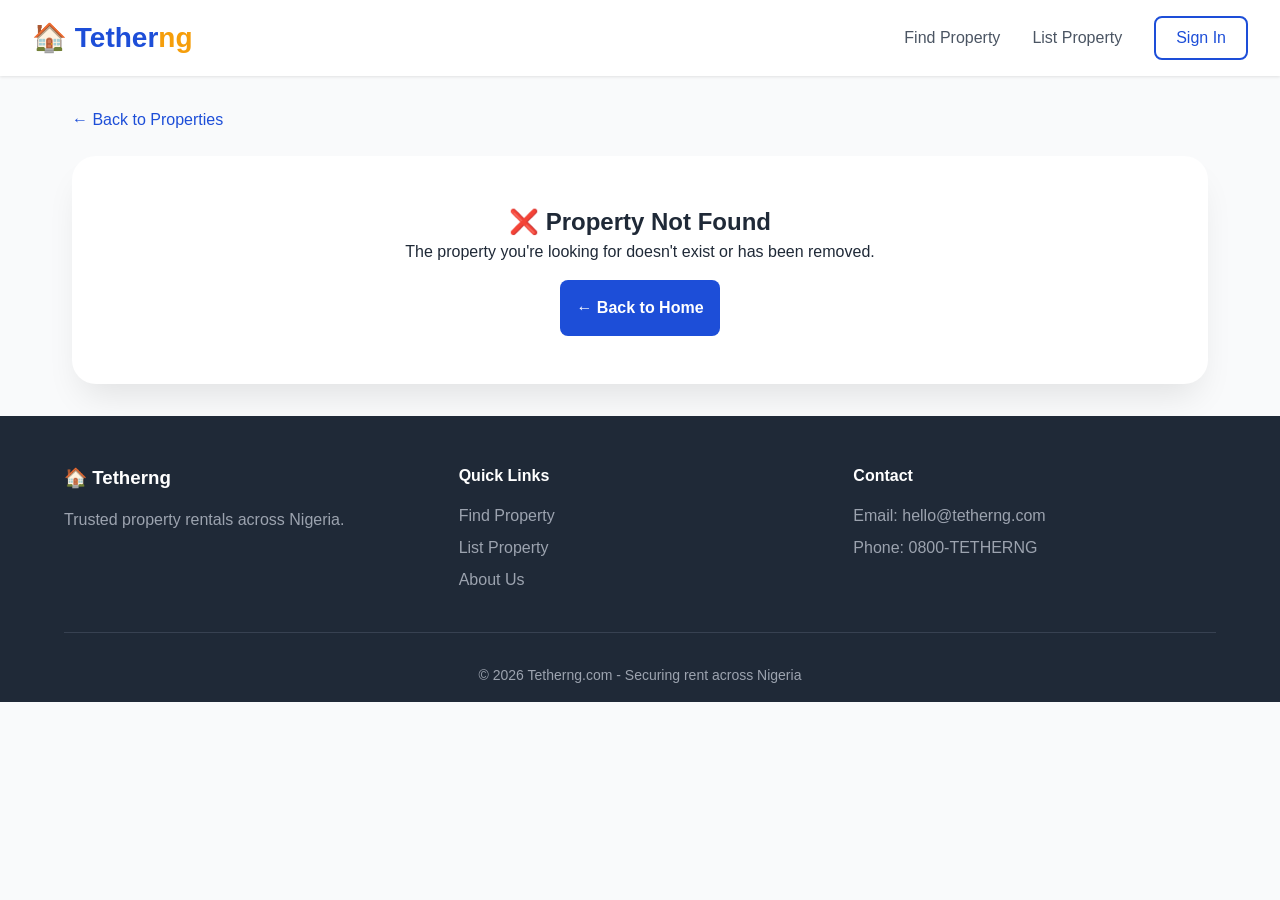
<file: property-detail.html>
<!DOCTYPE html>
<html lang="en">
<head>
    <meta charset="UTF-8">
    <meta name="viewport" content="width=device-width, initial-scale=1.0">
    <title>Tetherng - Property Details</title>
    <link rel="stylesheet" href="style.css">
    <style>
        .detail-wrapper {
            max-width: 1200px;
            margin: 0 auto;
            padding: 2rem;
        }

        .back-link {
            display: inline-block;
            margin-bottom: 1.5rem;
            color: #1D4ED8;
            text-decoration: none;
            font-weight: 500;
        }

        .back-link:hover {
            text-decoration: underline;
        }

        .property-detail-card {
            background: white;
            border-radius: 1.5rem;
            overflow: hidden;
            box-shadow: 0 20px 35px -10px rgba(0,0,0,0.1);
        }

        .property-header {
            background: linear-gradient(135deg, #1D4ED8 0%, #3B82F6 100%);
            color: white;
            padding: 2rem;
            display: flex;
            justify-content: space-between;
            align-items: center;
            flex-wrap: wrap;
            gap: 1rem;
        }

        .property-header h1 {
            font-size: 1.75rem;
        }

        .status-badge {
            display: inline-block;
            padding: 0.5rem 1rem;
            border-radius: 2rem;
            font-weight: 600;
            font-size: 0.875rem;
        }

        .status-available {
            background: #10B981;
            color: white;
        }

        .status-rented {
            background: #ef4444;
            color: white;
        }

        .property-content {
            display: grid;
            grid-template-columns: 1fr 1fr;
            gap: 2rem;
            padding: 2rem;
        }

        .property-image {
            background: linear-gradient(135deg, #667eea 0%, #764ba2 100%);
            border-radius: 1rem;
            height: 300px;
            display: flex;
            align-items: center;
            justify-content: center;
            font-size: 6rem;
        }

        .property-info h2 {
            color: #1f2937;
            margin-bottom: 1rem;
            font-size: 1.5rem;
        }

        .property-price {
            font-size: 2rem;
            font-weight: bold;
            color: #1D4ED8;
            margin-bottom: 1rem;
        }

        .property-location {
            color: #6b7280;
            margin-bottom: 1rem;
            display: flex;
            align-items: center;
            gap: 0.5rem;
        }

        .specs-grid {
            display: grid;
            grid-template-columns: repeat(3, 1fr);
            gap: 1rem;
            margin: 1.5rem 0;
            padding: 1rem 0;
            border-top: 1px solid #e5e7eb;
            border-bottom: 1px solid #e5e7eb;
        }

        .spec-item {
            text-align: center;
        }

        .spec-value {
            font-size: 1.25rem;
            font-weight: bold;
            color: #1f2937;
        }

        .spec-label {
            font-size: 0.75rem;
            color: #6b7280;
        }

        .description {
            margin: 1.5rem 0;
        }

        .description h3 {
            margin-bottom: 0.5rem;
            color: #1f2937;
        }

        .description p {
            color: #4b5563;
            line-height: 1.6;
        }

        .agent-info {
            background: #f9fafb;
            padding: 1.5rem;
            border-radius: 1rem;
            margin: 1.5rem 0;
        }

        .agent-info h3 {
            margin-bottom: 0.5rem;
            color: #1f2937;
        }

        .agent-info p {
            color: #6b7280;
        }

        .action-buttons {
            display: flex;
            gap: 1rem;
            margin-top: 1.5rem;
        }

        .btn-contact {
            flex: 1;
            background: #1D4ED8;
            color: white;
            padding: 1rem;
            border: none;
            border-radius: 0.5rem;
            font-size: 1rem;
            font-weight: 600;
            cursor: pointer;
            text-decoration: none;
            text-align: center;
            display: inline-block;
        }

        .btn-contact:hover {
            background: #1E3A8A;
        }

        .btn-save {
            flex: 1;
            background: #F59E0B;
            color: #1f2937;
            padding: 1rem;
            border: none;
            border-radius: 0.5rem;
            font-size: 1rem;
            font-weight: 600;
            cursor: pointer;
        }

        .btn-save:hover {
            background: #D97706;
        }

        @media (max-width: 768px) {
            .property-content {
                grid-template-columns: 1fr;
                padding: 1.5rem;
            }
            .detail-wrapper {
                padding: 1rem;
            }
            .property-header h1 {
                font-size: 1.25rem;
            }
            .property-price {
                font-size: 1.5rem;
            }
        }
    </style>
</head>
<body>

    <!-- Navigation -->
    <nav class="navbar">
        <div class="nav-container">
            <a href="index.html" class="logo">🏠 Tether<span>ng</span></a>
            <div class="nav-links">
                <a href="index.html">Find Property</a>
                <a href="agent-signup.html">List Property</a>
                <a href="tenant-signin.html" class="btn-outline">Sign In</a>
            </div>
        </div>
    </nav>

    <div class="detail-wrapper">
        <a href="index.html" class="back-link">← Back to Properties</a>

        <div class="property-detail-card" id="propertyDetail">
            <!-- Content loaded by JavaScript -->
            <div style="text-align: center; padding: 3rem;">
                <p>Loading property details...</p>
            </div>
        </div>
    </div>

    <!-- Footer -->
    <footer class="footer">
        <div class="container">
            <div class="footer-content">
                <div class="footer-section">
                    <h3>🏠 Tetherng</h3>
                    <p>Trusted property rentals across Nigeria.</p>
                </div>
                <div class="footer-section">
                    <h4>Quick Links</h4>
                    <a href="index.html">Find Property</a>
                    <a href="agent-signup.html">List Property</a>
                    <a href="about.html">About Us</a>
                </div>
                <div class="footer-section">
                    <h4>Contact</h4>
                    <p>Email: hello@tetherng.com</p>
                    <p>Phone: 0800-TETHERNG</p>
                </div>
            </div>
            <div class="footer-bottom">
                <p>&copy; 2026 Tetherng.com - Securing rent across Nigeria</p>
            </div>
        </div>
    </footer>

    <script>
        // Get property ID from URL
        const urlParams = new URLSearchParams(window.location.search);
        const propertyId = parseInt(urlParams.get('id'));
        
        // Get all properties from all agents
        let allProperties = [];
        
        // Loop through localStorage to find all properties
        for (let i = 0; i < localStorage.length; i++) {
            const key = localStorage.key(i);
            if (key && key.startsWith('tetherng_properties_')) {
                const agentProperties = JSON.parse(localStorage.getItem(key));
                if (Array.isArray(agentProperties)) {
                    allProperties = allProperties.concat(agentProperties);
                }
            }
        }
        
        // Sample properties if none exist
        if (allProperties.length === 0) {
            allProperties = [
                {
                    id: 1001,
                    title: 'Modern 3-Bedroom Apartment',
                    image: '🏠',
                    price: '₦1,500,000/year',
                    priceValue: 1500000,
                    location: 'Lekki Phase 1, Lagos',
                    status: 'available',
                    bedrooms: 3,
                    bathrooms: 2,
                    size: '150m²',
                    propertyType: 'apartment',
                    description: 'Beautiful modern apartment with excellent finishes. Located in the heart of Lekki Phase 1, close to shops, restaurants, and schools. The apartment features spacious rooms, ample natural light, and secure parking.',
                    agentName: 'Olu Adeyemi',
                    agencyName: 'Adeyemi Properties Ltd',
                    agentEmail: 'agent@example.com'
                },
                {
                    id: 1002,
                    title: 'Cozy 2-Bedroom Flat',
                    image: '🏢',
                    price: '₦800,000/year',
                    priceValue: 800000,
                    location: 'GRA, Ikeja, Lagos',
                    status: 'available',
                    bedrooms: 2,
                    bathrooms: 2,
                    size: '100m²',
                    propertyType: 'apartment',
                    description: 'Comfortable 2-bedroom flat in a secure estate. 24/7 security, power backup, and water supply. Close to Ikeja City Mall and major transport links.',
                    agentName: 'Olu Adeyemi',
                    agencyName: 'Adeyemi Properties Ltd',
                    agentEmail: 'agent@example.com'
                }
            ];
        }
        
        // Find the property
        const property = allProperties.find(p => p.id === propertyId);
        
        if (!property) {
            document.getElementById('propertyDetail').innerHTML = `
                <div style="text-align: center; padding: 3rem;">
                    <h2>❌ Property Not Found</h2>
                    <p>The property you're looking for doesn't exist or has been removed.</p>
                    <a href="index.html" class="btn-contact" style="display: inline-block; margin-top: 1rem;">← Back to Home</a>
                </div>
            `;
        } else {
            // Display property details
            document.getElementById('propertyDetail').innerHTML = `
                <div class="property-header">
                    <h1>${property.title}</h1>
                    <span class="status-badge ${property.status === 'available' ? 'status-available' : 'status-rented'}">
                        ${property.status === 'available' ? 'Available' : 'Rented'}
                    </span>
                </div>
                
                <div class="property-content">
                    <div>
                        <div class="property-image">${property.image}</div>
                    </div>
                    
                    <div class="property-info">
                        <div class="property-price">${property.price}</div>
                        <div class="property-location">
                            📍 ${property.location}
                        </div>
                        
                        <div class="specs-grid">
                            <div class="spec-item">
                                <div class="spec-value">🛏️ ${property.bedrooms}</div>
                                <div class="spec-label">Bedrooms</div>
                            </div>
                            <div class="spec-item">
                                <div class="spec-value">🛁 ${property.bathrooms}</div>
                                <div class="spec-label">Bathrooms</div>
                            </div>
                            <div class="spec-item">
                                <div class="spec-value">📐 ${property.size}</div>
                                <div class="spec-label">Size</div>
                            </div>
                        </div>
                        
                        <div class="description">
                            <h3>Description</h3>
                            <p>${property.description || 'No description provided.'}</p>
                        </div>
                        
                        <div class="agent-info">
                            <h3>Listed By</h3>
                            <p><strong>${property.agentName || 'Verified Agent'}</strong></p>
                            <p>${property.agencyName || 'Real Estate Agency'}</p>
                            <p style="margin-top: 0.5rem;">✓ BVN/NIN Verified Agent</p>
                        </div>
                        
                        <div class="action-buttons">
                            <a href="contact-agent.html?id=${property.id}" class="btn-contact">
                                📞 Contact Agent
                            </a>
                            <button class="btn-save" onclick="saveProperty(${property.id})">
                                ❤️ Save Property
                            </button>
                        </div>
                    </div>
                </div>
            `;
        }
        
        // Save property function (for tenants)
        window.saveProperty = function(id) {
            // Check if tenant is logged in
            const currentTenant = localStorage.getItem('tetherng_current_tenant');
            
            if (!currentTenant) {
                alert('🔐 Please sign in as a tenant to save properties.\n\nClick OK to go to tenant sign in page.');
                window.location.href = 'tenant-signin.html';
                return;
            }
            
            const tenant = JSON.parse(currentTenant);
            let savedProperties = tenant.savedProperties || [];
            
            if (!savedProperties.includes(id)) {
                savedProperties.push(id);
                tenant.savedProperties = savedProperties;
                
                // Update both the tenant record and current session
                localStorage.setItem('tetherng_tenant_' + tenant.email, JSON.stringify(tenant));
                localStorage.setItem('tetherng_current_tenant', JSON.stringify(tenant));
                
                alert('❤️ Property saved to your dashboard!\n\nYou can view it anytime in your Tenant Dashboard.');
            } else {
                alert('This property is already in your saved list.\n\nView it in your Tenant Dashboard.');
            }
        };
    </script>
</body>
</html>
</file>
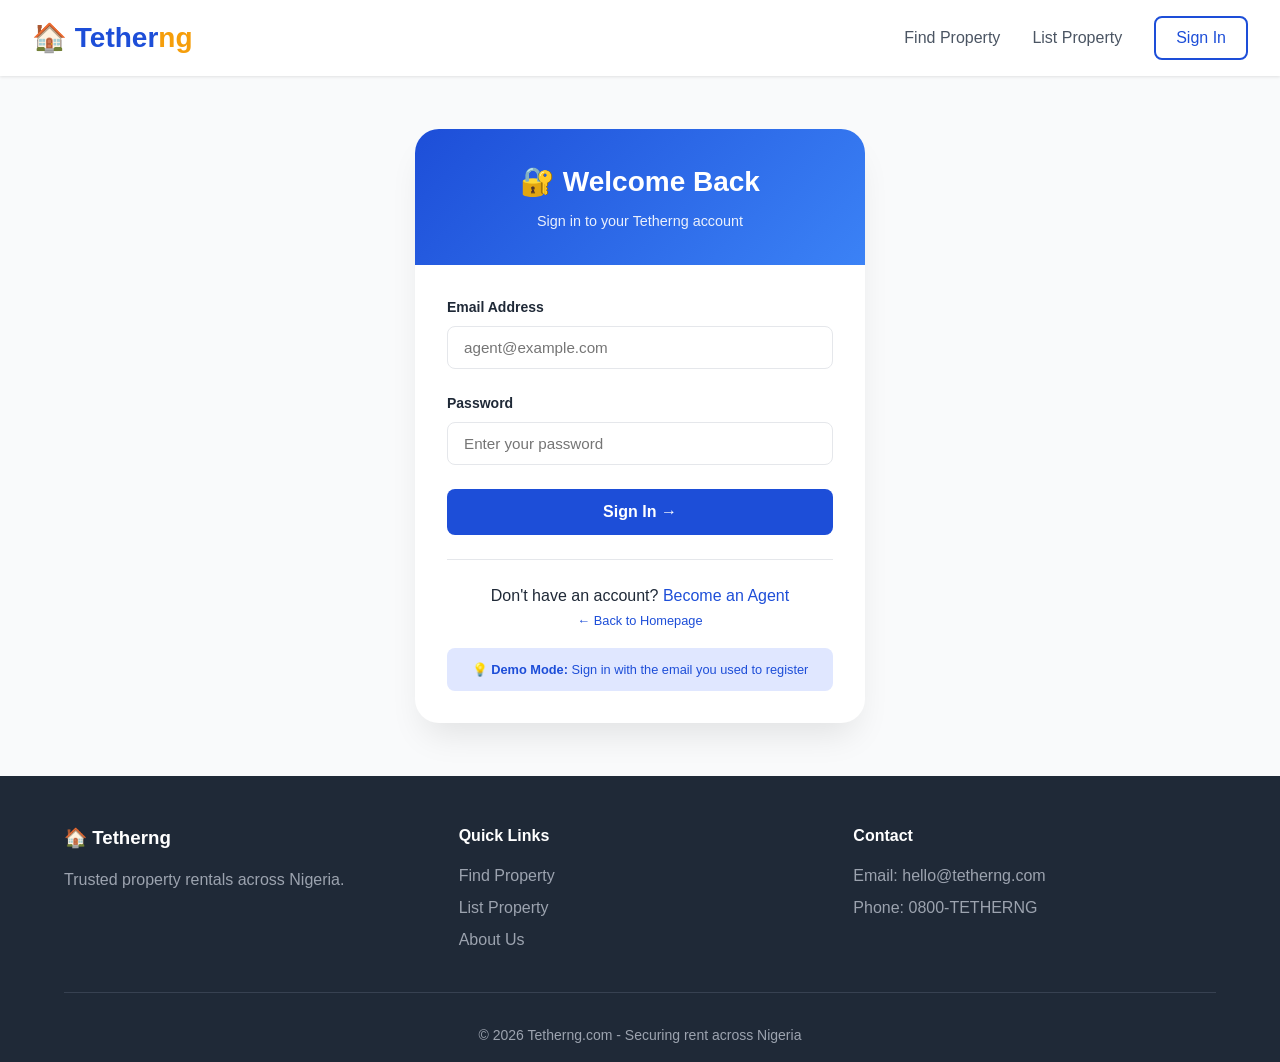
<file: signin.html>
<!DOCTYPE html>
<html lang="en">
<head>
    <meta charset="UTF-8">
    <meta name="viewport" content="width=device-width, initial-scale=1.0">
    <title>Tetherng - Sign In to Your Account</title>
    <link rel="stylesheet" href="style.css">
    <style>
        .signin-wrapper {
            min-height: calc(100vh - 200px);
            display: flex;
            align-items: center;
            justify-content: center;
            padding: 2rem;
            background: #f9fafb;
        }

        .signin-card {
            max-width: 450px;
            width: 100%;
            background: white;
            border-radius: 1.5rem;
            box-shadow: 0 20px 35px -10px rgba(0,0,0,0.1);
            overflow: hidden;
        }

        .signin-header {
            background: linear-gradient(135deg, #1D4ED8 0%, #3B82F6 100%);
            color: white;
            padding: 2rem;
            text-align: center;
        }

        .signin-header h1 {
            font-size: 1.75rem;
            margin-bottom: 0.5rem;
        }

        .signin-header p {
            opacity: 0.9;
            font-size: 0.9rem;
        }

        .signin-body {
            padding: 2rem;
        }

        .form-group {
            margin-bottom: 1.5rem;
        }

        .form-group label {
            display: block;
            margin-bottom: 0.5rem;
            font-weight: 600;
            color: #1f2937;
            font-size: 0.875rem;
        }

        .form-group input {
            width: 100%;
            padding: 0.75rem 1rem;
            border: 1px solid #e5e7eb;
            border-radius: 0.5rem;
            font-size: 0.95rem;
            transition: all 0.2s;
        }

        .form-group input:focus {
            outline: none;
            border-color: #1D4ED8;
            box-shadow: 0 0 0 3px rgba(29,78,216,0.1);
        }

        .btn-signin {
            width: 100%;
            background: #1D4ED8;
            color: white;
            padding: 0.875rem;
            border: none;
            border-radius: 0.5rem;
            font-size: 1rem;
            font-weight: 600;
            cursor: pointer;
            transition: background 0.2s;
        }

        .btn-signin:hover {
            background: #1E3A8A;
        }

        .signin-footer {
            text-align: center;
            margin-top: 1.5rem;
            padding-top: 1.5rem;
            border-top: 1px solid #e5e7eb;
        }

        .signin-footer a {
            color: #1D4ED8;
            text-decoration: none;
            font-weight: 500;
        }

        .signin-footer a:hover {
            text-decoration: underline;
        }

        .demo-note {
            background: #e0e7ff;
            padding: 0.75rem;
            border-radius: 0.5rem;
            margin-top: 1rem;
            font-size: 0.8rem;
            text-align: center;
            color: #1D4ED8;
        }
    </style>
</head>
<body>

    <!-- Navigation -->
    <nav class="navbar">
        <div class="nav-container">
            <a href="index.html" class="logo">🏠 Tether<span>ng</span></a>
            <div class="nav-links">
                <a href="index.html">Find Property</a>
                <a href="agent-signup.html">List Property</a>
                <a href="signin.html" class="btn-outline">Sign In</a>
            </div>
        </div>
    </nav>

    <!-- Sign In Form -->
    <div class="signin-wrapper">
        <div class="signin-card">
            <div class="signin-header">
                <h1>🔐 Welcome Back</h1>
                <p>Sign in to your Tetherng account</p>
            </div>

            <div class="signin-body">
                <form id="signinForm">
                    <div class="form-group">
                        <label>Email Address</label>
                        <input type="email" id="email" placeholder="agent@example.com" required>
                    </div>

                    <div class="form-group">
                        <label>Password</label>
                        <input type="password" id="password" placeholder="Enter your password" required>
                    </div>

                    <button type="submit" class="btn-signin">Sign In →</button>

                    <div class="signin-footer">
                        Don't have an account? <a href="agent-signup.html">Become an Agent</a>
                        <br>
                        <a href="index.html" style="font-size:0.8rem;">← Back to Homepage</a>
                    </div>

                    <div class="demo-note">
                        💡 <strong>Demo Mode:</strong> Sign in with the email you used to register
                    </div>
                </form>
            </div>
        </div>
    </div>

    <!-- Footer -->
    <footer class="footer">
        <div class="container">
            <div class="footer-content">
                <div class="footer-section">
                    <h3>🏠 Tetherng</h3>
                    <p>Trusted property rentals across Nigeria.</p>
                </div>
                <div class="footer-section">
                    <h4>Quick Links</h4>
                    <a href="index.html">Find Property</a>
                    <a href="agent-signup.html">List Property</a>
                    <a href="about.html">About Us</a>
                </div>
                <div class="footer-section">
                    <h4>Contact</h4>
                    <p>Email: hello@tetherng.com</p>
                    <p>Phone: 0800-TETHERNG</p>
                </div>
            </div>
            <div class="footer-bottom">
                <p>&copy; 2026 Tetherng.com - Securing rent across Nigeria</p>
            </div>
        </div>
    </footer>

    <script>
        const form = document.getElementById('signinForm');
        
        form.addEventListener('submit', function(e) {
            e.preventDefault();
            
            const email = document.getElementById('email').value.trim();
            const password = document.getElementById('password').value;
            
            if (!email || !password) {
                alert('❌ Please enter both email and password');
                return;
            }
            
            // Check if this email was registered as an agent
            const storedAgent = localStorage.getItem('tetherng_agent_' + email);
            
            if (storedAgent) {
                const agent = JSON.parse(storedAgent);
                
                // Store current agent in localStorage for dashboard
                localStorage.setItem('tetherng_current_agent', JSON.stringify(agent));
                
                alert(`✅ Welcome back ${agent.fullName}!\n\nRedirecting to your dashboard...`);
                
                // Redirect to dashboard
                window.location.href = 'agent-dashboard.html';
            } else {
                alert(`⚠️ Account not found for ${email}\n\nPlease sign up as an agent first.\n\nClick "Become an Agent" to register.`);
            }
        });
    </script>
</body>
</html>
</file>
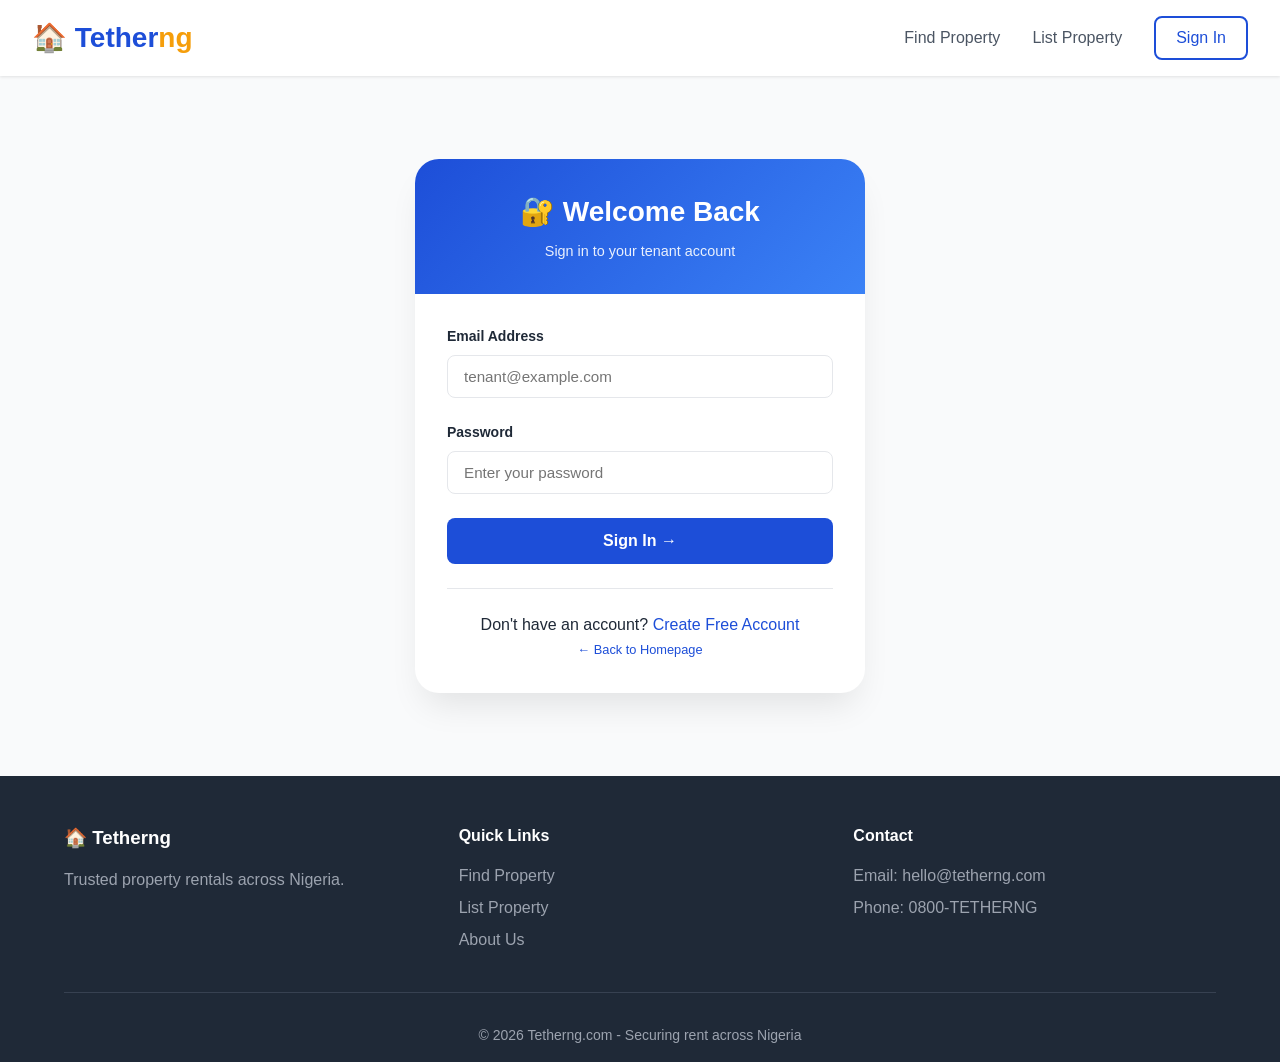
<file: tenant-dashboard.html>
<!DOCTYPE html>
<html lang="en">
<head>
    <meta charset="UTF-8">
    <meta name="viewport" content="width=device-width, initial-scale=1.0">
    <title>Tetherng - Tenant Dashboard</title>
    <link rel="stylesheet" href="style.css">
    <style>
        .dashboard-wrapper {
            max-width: 1280px;
            margin: 0 auto;
            padding: 2rem;
        }

        .welcome-card {
            background: linear-gradient(135deg, #1D4ED8 0%, #3B82F6 100%);
            color: white;
            padding: 2rem;
            border-radius: 1rem;
            margin-bottom: 2rem;
        }

        .welcome-card h1 {
            font-size: 1.75rem;
            margin-bottom: 0.5rem;
        }

        .stats-grid {
            display: grid;
            grid-template-columns: repeat(auto-fit, minmax(250px, 1fr));
            gap: 1.5rem;
            margin-bottom: 2rem;
        }

        .stat-card {
            background: white;
            padding: 1.5rem;
            border-radius: 1rem;
            text-align: center;
            box-shadow: 0 1px 3px rgba(0,0,0,0.1);
        }

        .stat-number {
            font-size: 2rem;
            font-weight: bold;
            color: #1D4ED8;
        }

        .section-header {
            display: flex;
            justify-content: space-between;
            align-items: center;
            margin-bottom: 1.5rem;
            flex-wrap: wrap;
            gap: 1rem;
        }

        .section-header h2 {
            font-size: 1.5rem;
            color: #1f2937;
        }

        .btn-add {
            background: #1D4ED8;
            color: white;
            padding: 0.5rem 1rem;
            border-radius: 0.5rem;
            text-decoration: none;
        }

        .property-grid {
            display: grid;
            grid-template-columns: repeat(auto-fit, minmax(300px, 1fr));
            gap: 1.5rem;
        }

        .property-card {
            background: white;
            border: 1px solid #e5e7eb;
            border-radius: 1rem;
            overflow: hidden;
            cursor: pointer;
            transition: transform 0.2s;
        }

        .property-card:hover {
            transform: translateY(-5px);
            box-shadow: 0 10px 25px rgba(0,0,0,0.1);
        }

        .property-image {
            background: linear-gradient(135deg, #667eea 0%, #764ba2 100%);
            height: 180px;
            display: flex;
            align-items: center;
            justify-content: center;
            font-size: 3rem;
        }

        .property-info {
            padding: 1rem;
        }

        .property-price {
            color: #1D4ED8;
            font-weight: bold;
            font-size: 1.25rem;
        }

        .remove-btn {
            background: #ef4444;
            color: white;
            border: none;
            padding: 0.5rem;
            border-radius: 0.5rem;
            cursor: pointer;
            margin-top: 0.5rem;
            width: 100%;
        }

        .empty-state {
            text-align: center;
            padding: 3rem;
            color: #6b7280;
            grid-column: 1/-1;
        }

        .logout-btn {
            background: #ef4444;
            color: white;
            padding: 0.5rem 1rem;
            border-radius: 0.5rem;
            text-decoration: none;
        }
    </style>
</head>
<body>

    <nav class="navbar">
        <div class="nav-container">
            <a href="index.html" class="logo">🏠 Tether<span>ng</span></a>
            <div class="nav-links">
                <a href="index.html">Find Property</a>
                <a href="agent-signup.html">List Property</a>
                <a href="#" id="logoutLink" class="logout-btn">Logout</a>
            </div>
        </div>
    </nav>

    <div class="dashboard-wrapper">
        <div class="welcome-card" id="welcomeCard">
            <h1 id="welcomeMessage">Welcome to your dashboard!</h1>
            <p id="tenantInfo">Manage your saved properties</p>
        </div>

        <div class="stats-grid">
            <div class="stat-card">
                <div class="stat-number" id="savedCount">0</div>
                <div>Saved Properties</div>
            </div>
            <div class="stat-card">
                <div class="stat-number" id="searchCount">0</div>
                <div>Properties Found</div>
            </div>
        </div>

        <div class="section-header">
            <h2>❤️ Your Saved Properties</h2>
            <a href="index.html" class="btn-add">+ Find More Properties</a>
        </div>

        <div id="savedPropertiesGrid" class="property-grid">
            <!-- Saved properties will appear here -->
        </div>
    </div>

    <footer class="footer">
        <div class="container">
            <div class="footer-content">
                <div class="footer-section">
                    <h3>🏠 Tetherng</h3>
                    <p>Trusted property rentals across Nigeria.</p>
                </div>
                <div class="footer-section">
                    <h4>Quick Links</h4>
                    <a href="index.html">Find Property</a>
                    <a href="agent-signup.html">List Property</a>
                    <a href="about.html">About Us</a>
                </div>
                <div class="footer-section">
                    <h4>Contact</h4>
                    <p>Email: hello@tetherng.com</p>
                    <p>Phone: 0800-TETHERNG</p>
                </div>
            </div>
            <div class="footer-bottom">
                <p>&copy; 2026 Tetherng.com - Securing rent across Nigeria</p>
            </div>
        </div>
    </footer>

    <script>
        const currentTenant = localStorage.getItem('tetherng_current_tenant');
        
        if (!currentTenant) {
            alert('Please sign in to access your dashboard');
            window.location.href = 'tenant-signin.html';
        }
        
        const tenant = JSON.parse(currentTenant);
        
        document.getElementById('welcomeMessage').innerHTML = `Welcome back, ${tenant.fullName}!`;
        document.getElementById('tenantInfo').innerHTML = `${tenant.email} • Preferred: ${tenant.preferredLocation || 'All Nigeria'}`;
        
        function getAllProperties() {
            let allProperties = [];
            for (let i = 0; i < localStorage.length; i++) {
                const key = localStorage.key(i);
                if (key && key.startsWith('tetherng_properties_')) {
                    const agentProperties = JSON.parse(localStorage.getItem(key));
                    if (Array.isArray(agentProperties)) {
                        allProperties = allProperties.concat(agentProperties);
                    }
                }
            }
            return allProperties;
        }
        
        const savedIds = tenant.savedProperties || [];
        document.getElementById('savedCount').textContent = savedIds.length;
        document.getElementById('searchCount').textContent = getAllProperties().length;
        
        function displaySavedProperties() {
            const allProperties = getAllProperties();
            const savedProperties = allProperties.filter(p => savedIds.includes(p.id));
            const grid = document.getElementById('savedPropertiesGrid');
            
            if (savedProperties.length === 0) {
                grid.innerHTML = `<div class="empty-state">💔 No saved properties yet.<br><br>Browse properties and click "❤️ Save Property" on any listing!</div>`;
                return;
            }
            
            grid.innerHTML = savedProperties.map(property => `
                <div class="property-card" onclick="viewProperty(${property.id})">
                    <div class="property-image">${property.image || '🏠'}</div>
                    <div class="property-info">
                        <div class="property-price">${property.price || '₦0/year'}</div>
                        <div><strong>${property.title}</strong></div>
                        <div style="color: #6b7280; font-size: 0.875rem;">📍 ${property.location}</div>
                        <div style="display: flex; gap: 0.5rem; margin-top: 0.5rem; color: #6b7280; font-size: 0.75rem;">
                            <span>🛏️ ${property.bedrooms || 0}</span>
                            <span>🛁 ${property.bathrooms || 0}</span>
                            <span>📐 ${property.size || 'N/A'}</span>
                        </div>
                        <button class="remove-btn" onclick="removeSavedProperty(event, ${property.id})">Remove from Saved</button>
                    </div>
                </div>
            `).join('');
        }
        
        window.viewProperty = function(id) {
            window.location.href = `property-detail.html?id=${id}`;
        };
        
        window.removeSavedProperty = function(event, propertyId) {
            event.stopPropagation();
            
            const updatedSaved = savedIds.filter(id => id !== propertyId);
            tenant.savedProperties = updatedSaved;
            localStorage.setItem('tetherng_tenant_' + tenant.email, JSON.stringify(tenant));
            localStorage.setItem('tetherng_current_tenant', JSON.stringify(tenant));
            
            document.getElementById('savedCount').textContent = updatedSaved.length;
            displaySavedProperties();
            alert('Property removed from your saved list.');
        };
        
        document.getElementById('logoutLink').addEventListener('click', function(e) {
            e.preventDefault();
            localStorage.removeItem('tetherng_current_tenant');
            alert('You have been logged out.');
            window.location.href = 'index.html';
        });
        
        displaySavedProperties();
    </script>
</body>
</html>
</file>
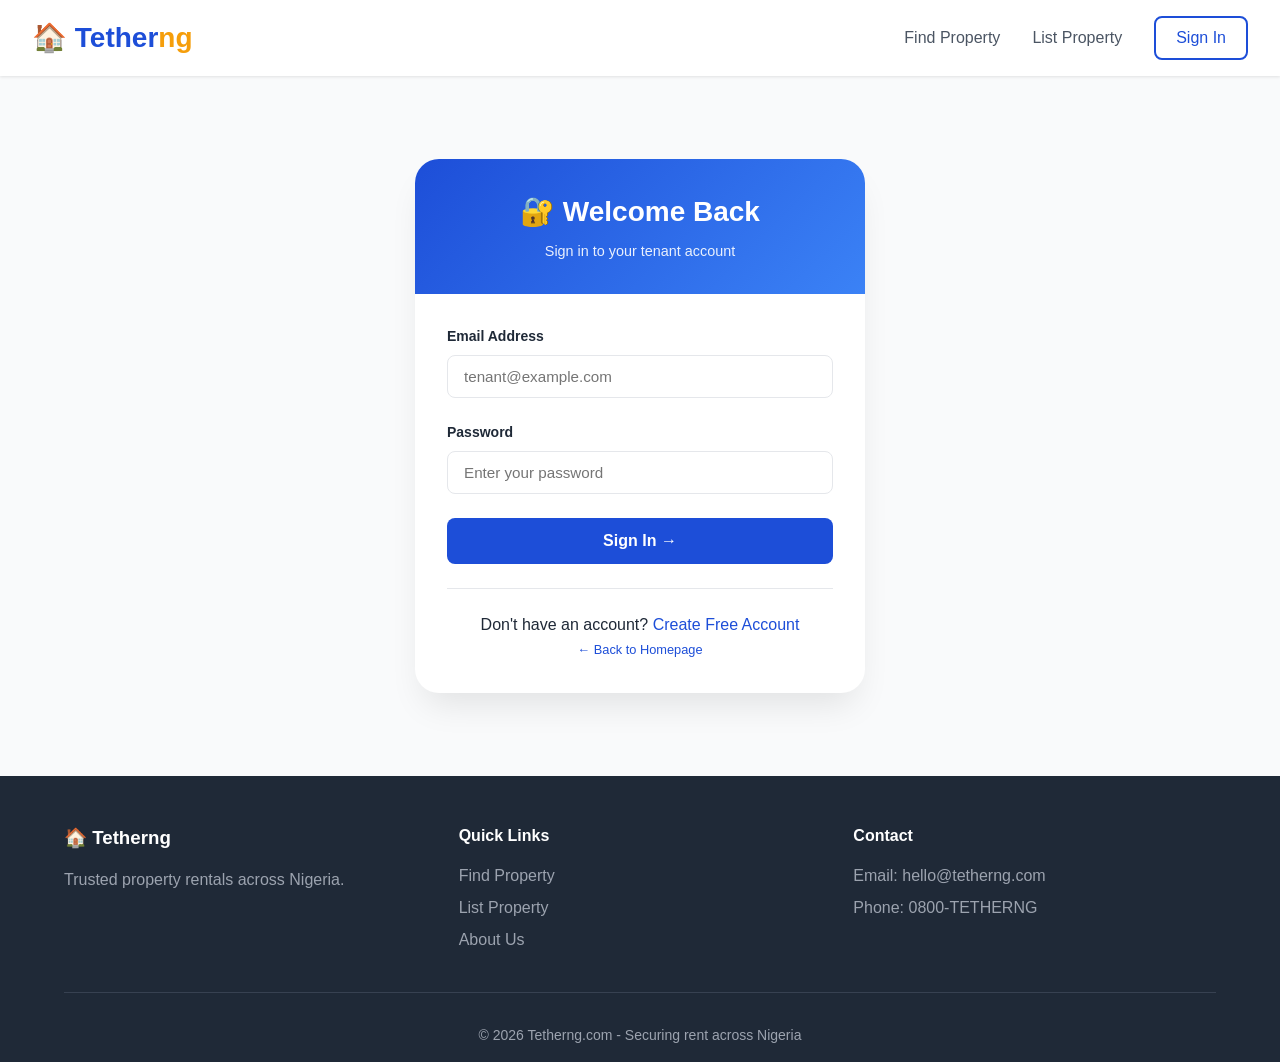
<file: tenant-signin.html>
<!DOCTYPE html>
<html lang="en">
<head>
    <meta charset="UTF-8">
    <meta name="viewport" content="width=device-width, initial-scale=1.0">
    <title>Tetherng - Tenant Sign In</title>
    <link rel="stylesheet" href="style.css">
    <style>
        .signin-wrapper {
            min-height: calc(100vh - 200px);
            display: flex;
            align-items: center;
            justify-content: center;
            padding: 2rem;
            background: #f9fafb;
        }

        .signin-card {
            max-width: 450px;
            width: 100%;
            background: white;
            border-radius: 1.5rem;
            box-shadow: 0 20px 35px -10px rgba(0,0,0,0.1);
            overflow: hidden;
        }

        .signin-header {
            background: linear-gradient(135deg, #1D4ED8 0%, #3B82F6 100%);
            color: white;
            padding: 2rem;
            text-align: center;
        }

        .signin-header h1 {
            font-size: 1.75rem;
            margin-bottom: 0.5rem;
        }

        .signin-header p {
            opacity: 0.9;
            font-size: 0.9rem;
        }

        .signin-body {
            padding: 2rem;
        }

        .form-group {
            margin-bottom: 1.5rem;
        }

        .form-group label {
            display: block;
            margin-bottom: 0.5rem;
            font-weight: 600;
            color: #1f2937;
            font-size: 0.875rem;
        }

        .form-group input {
            width: 100%;
            padding: 0.75rem 1rem;
            border: 1px solid #e5e7eb;
            border-radius: 0.5rem;
            font-size: 0.95rem;
        }

        .form-group input:focus {
            outline: none;
            border-color: #1D4ED8;
            box-shadow: 0 0 0 3px rgba(29,78,216,0.1);
        }

        .btn-signin {
            width: 100%;
            background: #1D4ED8;
            color: white;
            padding: 0.875rem;
            border: none;
            border-radius: 0.5rem;
            font-size: 1rem;
            font-weight: 600;
            cursor: pointer;
        }

        .btn-signin:hover {
            background: #1E3A8A;
        }

        .signin-footer {
            text-align: center;
            margin-top: 1.5rem;
            padding-top: 1.5rem;
            border-top: 1px solid #e5e7eb;
        }

        .signin-footer a {
            color: #1D4ED8;
            text-decoration: none;
            font-weight: 500;
        }
    </style>
</head>
<body>

    <nav class="navbar">
        <div class="nav-container">
            <a href="index.html" class="logo">🏠 Tether<span>ng</span></a>
            <div class="nav-links">
                <a href="index.html">Find Property</a>
                <a href="agent-signup.html">List Property</a>
                <a href="tenant-signin.html" class="btn-outline">Sign In</a>
            </div>
        </div>
    </nav>

    <div class="signin-wrapper">
        <div class="signin-card">
            <div class="signin-header">
                <h1>🔐 Welcome Back</h1>
                <p>Sign in to your tenant account</p>
            </div>

            <div class="signin-body">
                <form id="tenantSigninForm">
                    <div class="form-group">
                        <label>Email Address</label>
                        <input type="email" id="email" placeholder="tenant@example.com" required>
                    </div>

                    <div class="form-group">
                        <label>Password</label>
                        <input type="password" id="password" placeholder="Enter your password" required>
                    </div>

                    <button type="submit" class="btn-signin">Sign In →</button>

                    <div class="signin-footer">
                        Don't have an account? <a href="tenant-signup.html">Create Free Account</a>
                        <br>
                        <a href="index.html" style="font-size:0.8rem;">← Back to Homepage</a>
                    </div>
                </form>
            </div>
        </div>
    </div>

    <footer class="footer">
        <div class="container">
            <div class="footer-content">
                <div class="footer-section">
                    <h3>🏠 Tetherng</h3>
                    <p>Trusted property rentals across Nigeria.</p>
                </div>
                <div class="footer-section">
                    <h4>Quick Links</h4>
                    <a href="index.html">Find Property</a>
                    <a href="agent-signup.html">List Property</a>
                    <a href="about.html">About Us</a>
                </div>
                <div class="footer-section">
                    <h4>Contact</h4>
                    <p>Email: hello@tetherng.com</p>
                    <p>Phone: 0800-TETHERNG</p>
                </div>
            </div>
            <div class="footer-bottom">
                <p>&copy; 2026 Tetherng.com - Securing rent across Nigeria</p>
            </div>
        </div>
    </footer>

    <script>
        const form = document.getElementById('tenantSigninForm');
        
        form.addEventListener('submit', function(e) {
            e.preventDefault();
            
            const email = document.getElementById('email').value.trim();
            const password = document.getElementById('password').value;
            
            if (!email || !password) {
                alert('❌ Please enter both email and password');
                return;
            }
            
            const storedTenant = localStorage.getItem('tetherng_tenant_' + email);
            
            if (storedTenant) {
                const tenant = JSON.parse(storedTenant);
                localStorage.setItem('tetherng_current_tenant', JSON.stringify(tenant));
                alert(`✅ Welcome back ${tenant.fullName}!\n\nRedirecting to your dashboard...`);
                window.location.href = 'tenant-dashboard.html';
            } else {
                alert(`⚠️ Account not found for ${email}\n\nPlease create a free account first.`);
            }
        });
    </script>
</body>
</html>
</file>
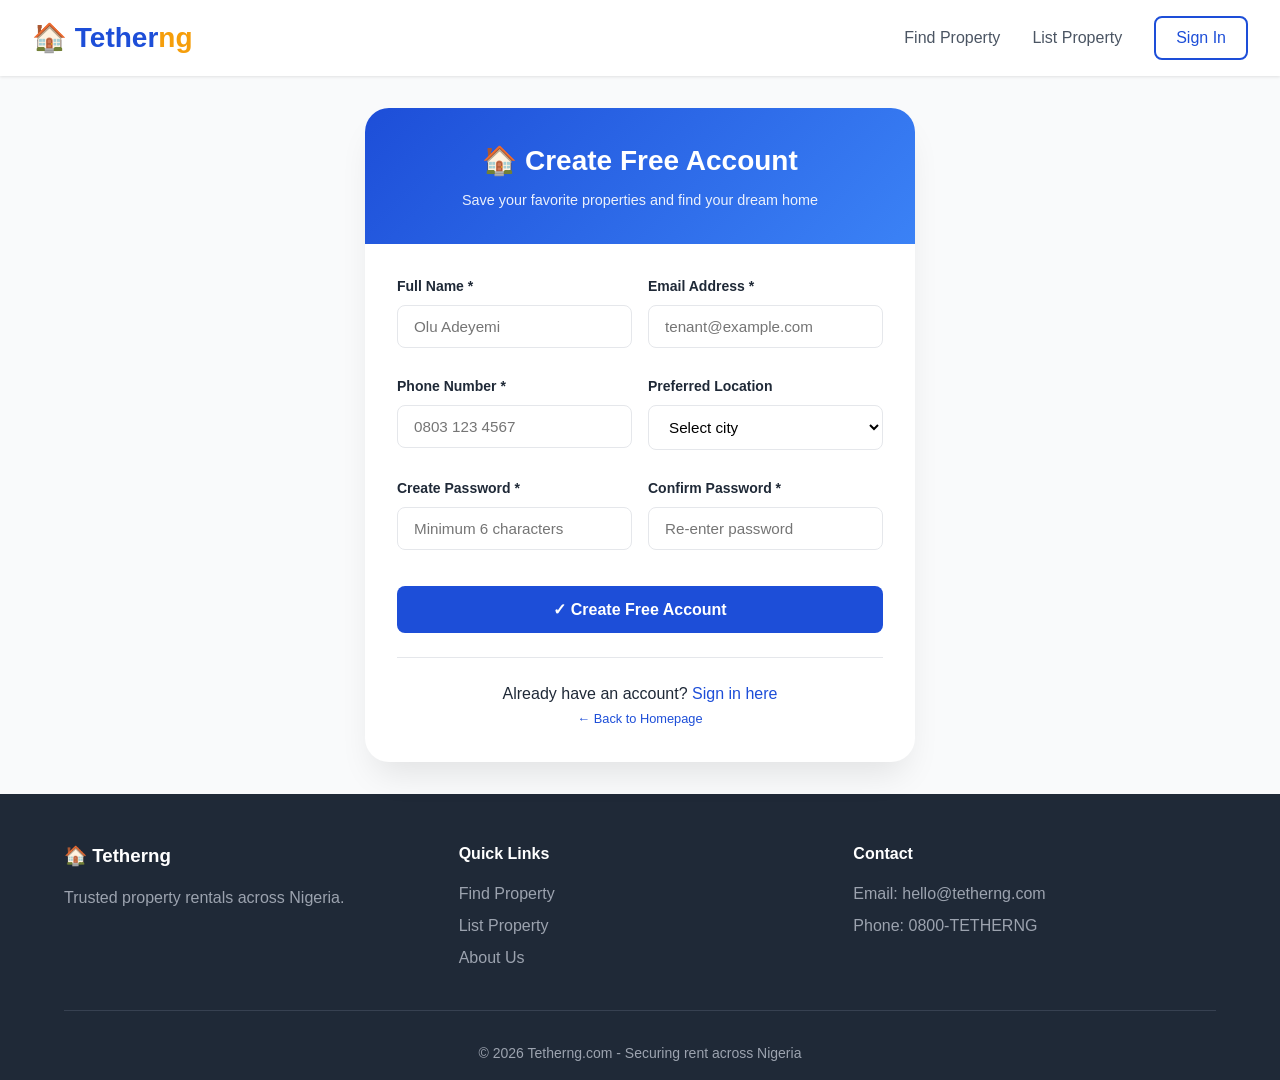
<file: tenant-signup.html>
<!DOCTYPE html>
<html lang="en">
<head>
    <meta charset="UTF-8">
    <meta name="viewport" content="width=device-width, initial-scale=1.0">
    <title>Tetherng - Tenant Sign Up | Find Your Dream Home</title>
    <link rel="stylesheet" href="style.css">
    <style>
        .signup-wrapper {
            min-height: calc(100vh - 200px);
            display: flex;
            align-items: center;
            justify-content: center;
            padding: 2rem;
            background: #f9fafb;
        }

        .signup-card {
            max-width: 550px;
            width: 100%;
            background: white;
            border-radius: 1.5rem;
            box-shadow: 0 20px 35px -10px rgba(0,0,0,0.1);
            overflow: hidden;
        }

        .signup-header {
            background: linear-gradient(135deg, #1D4ED8 0%, #3B82F6 100%);
            color: white;
            padding: 2rem;
            text-align: center;
        }

        .signup-header h1 {
            font-size: 1.75rem;
            margin-bottom: 0.5rem;
        }

        .signup-header p {
            opacity: 0.9;
            font-size: 0.9rem;
        }

        .signup-body {
            padding: 2rem;
        }

        .form-row {
            display: grid;
            grid-template-columns: 1fr 1fr;
            gap: 1rem;
            margin-bottom: 0.5rem;
        }

        .form-group {
            margin-bottom: 1.25rem;
        }

        .form-group label {
            display: block;
            margin-bottom: 0.5rem;
            font-weight: 600;
            color: #1f2937;
            font-size: 0.875rem;
        }

        .form-group input,
        .form-group select {
            width: 100%;
            padding: 0.75rem 1rem;
            border: 1px solid #e5e7eb;
            border-radius: 0.5rem;
            font-size: 0.95rem;
            transition: all 0.2s;
            background: white;
        }

        .form-group input:focus,
        .form-group select:focus {
            outline: none;
            border-color: #1D4ED8;
            box-shadow: 0 0 0 3px rgba(29,78,216,0.1);
        }

        .btn-submit {
            width: 100%;
            background: #1D4ED8;
            color: white;
            padding: 0.875rem;
            border: none;
            border-radius: 0.5rem;
            font-size: 1rem;
            font-weight: 600;
            cursor: pointer;
            transition: background 0.2s;
            margin-top: 0.5rem;
        }

        .btn-submit:hover {
            background: #1E3A8A;
        }

        .signup-footer {
            text-align: center;
            margin-top: 1.5rem;
            padding-top: 1.5rem;
            border-top: 1px solid #e5e7eb;
        }

        .signup-footer a {
            color: #1D4ED8;
            text-decoration: none;
            font-weight: 500;
        }

        .signup-footer a:hover {
            text-decoration: underline;
        }

        @media (max-width: 640px) {
            .form-row {
                grid-template-columns: 1fr;
                gap: 0;
            }
            .signup-body {
                padding: 1.5rem;
            }
        }
    </style>
</head>
<body>

    <nav class="navbar">
        <div class="nav-container">
            <a href="index.html" class="logo">🏠 Tether<span>ng</span></a>
            <div class="nav-links">
                <a href="index.html">Find Property</a>
                <a href="agent-signup.html">List Property</a>
                <a href="tenant-signin.html" class="btn-outline">Sign In</a>
            </div>
        </div>
    </nav>

    <div class="signup-wrapper">
        <div class="signup-card">
            <div class="signup-header">
                <h1>🏠 Create Free Account</h1>
                <p>Save your favorite properties and find your dream home</p>
            </div>

            <div class="signup-body">
                <form id="tenantSignupForm">
                    <div class="form-row">
                        <div class="form-group">
                            <label>Full Name *</label>
                            <input type="text" id="fullName" placeholder="Olu Adeyemi" required>
                        </div>
                        <div class="form-group">
                            <label>Email Address *</label>
                            <input type="email" id="email" placeholder="tenant@example.com" required>
                        </div>
                    </div>

                    <div class="form-row">
                        <div class="form-group">
                            <label>Phone Number *</label>
                            <input type="tel" id="phone" placeholder="0803 123 4567" required>
                        </div>
                        <div class="form-group">
                            <label>Preferred Location</label>
                            <select id="preferredLocation">
                                <option value="">Select city</option>
                                <option value="Lagos">Lagos</option>
                                <option value="Abuja">Abuja (FCT)</option>
                                <option value="Port Harcourt">Port Harcourt</option>
                                <option value="Ibadan">Ibadan</option>
                                <option value="Kano">Kano</option>
                                <option value="Enugu">Enugu</option>
                                <option value="Others">Others</option>
                            </select>
                        </div>
                    </div>

                    <div class="form-row">
                        <div class="form-group">
                            <label>Create Password *</label>
                            <input type="password" id="password" placeholder="Minimum 6 characters" required>
                        </div>
                        <div class="form-group">
                            <label>Confirm Password *</label>
                            <input type="password" id="confirmPassword" placeholder="Re-enter password" required>
                        </div>
                    </div>

                    <button type="submit" class="btn-submit">✓ Create Free Account</button>

                    <div class="signup-footer">
                        Already have an account? <a href="tenant-signin.html">Sign in here</a>
                        <br>
                        <a href="index.html" style="font-size:0.8rem;">← Back to Homepage</a>
                    </div>
                </form>
            </div>
        </div>
    </div>

    <footer class="footer">
        <div class="container">
            <div class="footer-content">
                <div class="footer-section">
                    <h3>🏠 Tetherng</h3>
                    <p>Trusted property rentals across Nigeria.</p>
                </div>
                <div class="footer-section">
                    <h4>Quick Links</h4>
                    <a href="index.html">Find Property</a>
                    <a href="agent-signup.html">List Property</a>
                    <a href="about.html">About Us</a>
                </div>
                <div class="footer-section">
                    <h4>Contact</h4>
                    <p>Email: hello@tetherng.com</p>
                    <p>Phone: 0800-TETHERNG</p>
                </div>
            </div>
            <div class="footer-bottom">
                <p>&copy; 2026 Tetherng.com - Securing rent across Nigeria</p>
            </div>
        </div>
    </footer>

    <script>
        const form = document.getElementById('tenantSignupForm');
        
        form.addEventListener('submit', function(e) {
            e.preventDefault();
            
            const fullName = document.getElementById('fullName').value.trim();
            const email = document.getElementById('email').value.trim();
            const phone = document.getElementById('phone').value.trim();
            const preferredLocation = document.getElementById('preferredLocation').value;
            const password = document.getElementById('password').value;
            const confirmPassword = document.getElementById('confirmPassword').value;
            
            const errors = [];
            if (!fullName) errors.push('Full Name is required');
            if (!email) errors.push('Email Address is required');
            if (!phone) errors.push('Phone Number is required');
            if (password.length < 6) errors.push('Password must be at least 6 characters');
            if (password !== confirmPassword) errors.push('Passwords do not match');
            
            if (errors.length > 0) {
                alert('❌ Please fix the following:\n\n• ' + errors.join('\n• '));
                return;
            }
            
            const existingTenant = localStorage.getItem('tetherng_tenant_' + email);
            if (existingTenant) {
                alert('❌ An account with this email already exists. Please sign in instead.');
                window.location.href = 'tenant-signin.html';
                return;
            }
            
            const tenantData = {
                fullName,
                email,
                phone,
                preferredLocation,
                savedProperties: [],
                registeredAt: new Date().toISOString()
            };
            
            localStorage.setItem('tetherng_tenant_' + email, JSON.stringify(tenantData));
            
            alert(`✅ Welcome to Tetherng, ${fullName}!\n\nYour account has been created successfully.\n\nYou can now save properties you love!`);
            
            window.location.href = 'tenant-signin.html';
        });
        
        const phoneInput = document.getElementById('phone');
        phoneInput.addEventListener('input', function(e) {
            let value = e.target.value.replace(/\D/g, '');
            if (value.length > 0 && !value.startsWith('0')) {
                value = '0' + value;
            }
            if (value.length > 11) {
                value = value.slice(0, 11);
            }
            e.target.value = value;
        });
    </script>
</body>
</html>
</file>
<file: style.css>
/* ========== RESET & BASE ========== */
* {
    margin: 0;
    padding: 0;
    box-sizing: border-box;
}

body {
    font-family: -apple-system, BlinkMacSystemFont, 'Segoe UI', Roboto, 'Helvetica Neue', sans-serif;
    background: #f9fafb;
    color: #1f2937;
    line-height: 1.5;
}

.container {
    max-width: 1280px;
    margin: 0 auto;
    padding: 0 2rem;
}

/* ========== NAVIGATION ========== */
.navbar {
    background: white;
    box-shadow: 0 1px 3px rgba(0,0,0,0.1);
    position: sticky;
    top: 0;
    z-index: 100;
}

.nav-container {
    max-width: 1280px;
    margin: 0 auto;
    padding: 1rem 2rem;
    display: flex;
    justify-content: space-between;
    align-items: center;
}

.logo {
    font-size: 1.75rem;
    font-weight: 800;
    color: #1D4ED8;
    text-decoration: none;
}

.logo span {
    color: #F59E0B;
}

.nav-links {
    display: flex;
    gap: 2rem;
    align-items: center;
}

.nav-links a {
    color: #4b5563;
    text-decoration: none;
    font-weight: 500;
    transition: color 0.2s;
}

.nav-links a:hover {
    color: #1D4ED8;
}

.btn-outline {
    border: 2px solid #1D4ED8;
    padding: 0.5rem 1.25rem;
    border-radius: 0.5rem;
    color: #1D4ED8 !important;
}

.btn-outline:hover {
    background: #1D4ED8;
    color: white !important;
}

/* ========== HERO SECTION ========== */
.hero {
    background: linear-gradient(135deg, #1D4ED8 0%, #0F2B7A 100%);
    color: white;
    text-align: center;
    padding: 4rem 2rem;
}

.hero-content {
    max-width: 800px;
    margin: 0 auto;
}

.hero h1 {
    font-size: 3rem;
    margin-bottom: 1rem;
    line-height: 1.2;
}

.hero p {
    font-size: 1.25rem;
    margin-bottom: 2rem;
    opacity: 0.9;
}

.search-box {
    display: flex;
    gap: 0.5rem;
    max-width: 600px;
    margin: 0 auto 2rem;
}

.search-box input {
    flex: 1;
    padding: 1rem;
    border: none;
    border-radius: 0.5rem;
    font-size: 1rem;
}

.search-box button {
    background: #F59E0B;
    border: none;
    padding: 0 1.5rem;
    border-radius: 0.5rem;
    font-weight: bold;
    font-size: 1rem;
    cursor: pointer;
    transition: background 0.2s;
}

.search-box button:hover {
    background: #D97706;
}

.trust-badges {
    display: flex;
    justify-content: center;
    gap: 2rem;
    flex-wrap: wrap;
    font-size: 0.875rem;
}

/* ========== CITIES SECTION ========== */
.cities {
    background: white;
    padding: 3rem 2rem;
    text-align: center;
}

.cities h2 {
    font-size: 1.75rem;
    margin-bottom: 2rem;
    color: #1f2937;
}

.city-grid {
    display: flex;
    flex-wrap: wrap;
    justify-content: center;
    gap: 0.75rem;
}

.city-badge {
    background: #e0e7ff;
    color: #1D4ED8;
    padding: 0.5rem 1.25rem;
    border-radius: 2rem;
    font-size: 0.875rem;
    font-weight: 500;
    transition: all 0.2s;
    cursor: pointer;
}

.city-badge:hover {
    background: #1D4ED8;
    color: white;
    transform: translateY(-2px);
}

/* ========== FEATURES SECTION ========== */
.features {
    padding: 4rem 2rem;
    background: #f9fafb;
}

.features h2 {
    text-align: center;
    font-size: 2rem;
    margin-bottom: 3rem;
}

.features-grid {
    display: grid;
    grid-template-columns: repeat(auto-fit, minmax(280px, 1fr));
    gap: 2rem;
    max-width: 1200px;
    margin: 0 auto;
}

.feature-card {
    background: white;
    padding: 2rem;
    border-radius: 1rem;
    text-align: center;
    box-shadow: 0 1px 3px rgba(0,0,0,0.1);
    transition: transform 0.2s;
}

.feature-card:hover {
    transform: translateY(-5px);
    box-shadow: 0 10px 25px rgba(0,0,0,0.1);
}

.feature-icon {
    font-size: 3rem;
    margin-bottom: 1rem;
}

.feature-card h3 {
    margin-bottom: 0.75rem;
}

.feature-card p {
    color: #6b7280;
}

/* ========== PROPERTIES SECTION ========== */
.properties {
    padding: 4rem 2rem;
    background: white;
}

.properties h2 {
    text-align: center;
    font-size: 2rem;
    margin-bottom: 0.5rem;
}

.section-subtitle {
    text-align: center;
    color: #6b7280;
    margin-bottom: 3rem;
}

.property-grid {
    display: grid;
    grid-template-columns: repeat(auto-fit, minmax(300px, 1fr));
    gap: 2rem;
    max-width: 1200px;
    margin: 0 auto;
}

.property-card {
    background: white;
    border: 1px solid #e5e7eb;
    border-radius: 1rem;
    overflow: hidden;
    transition: all 0.2s;
    cursor: pointer;
}

.property-card:hover {
    transform: translateY(-5px);
    box-shadow: 0 10px 25px rgba(0,0,0,0.1);
}

.property-image {
    background: linear-gradient(135deg, #667eea 0%, #764ba2 100%);
    height: 200px;
    display: flex;
    align-items: center;
    justify-content: center;
    font-size: 4rem;
    color: white;
}

.property-info {
    padding: 1.5rem;
}

.property-price {
    color: #1D4ED8;
    font-size: 1.5rem;
    font-weight: bold;
}

.property-title {
    font-size: 1.125rem;
    margin: 0.5rem 0;
    font-weight: 600;
}

.property-location {
    color: #6b7280;
    margin-bottom: 1rem;
    font-size: 0.875rem;
}

.property-details {
    display: flex;
    gap: 1rem;
    color: #6b7280;
    font-size: 0.875rem;
    padding-top: 1rem;
    border-top: 1px solid #e5e7eb;
}

/* ========== CTA SECTION ========== */
.cta-section {
    background: linear-gradient(135deg, #1D4ED8 0%, #3B82F6 100%);
    color: white;
    text-align: center;
    padding: 4rem 2rem;
}

.cta-section h2 {
    font-size: 2rem;
    margin-bottom: 1rem;
}

.cta-section p {
    margin-bottom: 2rem;
    opacity: 0.9;
}

.btn-cta {
    background: #F59E0B;
    color: #1f2937;
    padding: 1rem 2rem;
    border-radius: 0.5rem;
    font-weight: bold;
    text-decoration: none;
    display: inline-block;
    transition: background 0.2s;
}

.btn-cta:hover {
    background: #D97706;
}

/* ========== FOOTER ========== */
.footer {
    background: #1f2937;
    color: #9ca3af;
    padding: 3rem 2rem 1rem;
}

.footer-content {
    display: grid;
    grid-template-columns: repeat(auto-fit, minmax(250px, 1fr));
    gap: 2rem;
    max-width: 1280px;
    margin: 0 auto;
}

.footer-section h3, .footer-section h4 {
    color: white;
    margin-bottom: 1rem;
}

.footer-section a {
    display: block;
    color: #9ca3af;
    text-decoration: none;
    margin-bottom: 0.5rem;
    transition: color 0.2s;
}

.footer-section a:hover {
    color: #F59E0B;
}

.footer-section p {
    margin-bottom: 0.5rem;
}

.footer-bottom {
    text-align: center;
    padding-top: 2rem;
    margin-top: 2rem;
    border-top: 1px solid #374151;
    font-size: 0.875rem;
}

/* ========== RESPONSIVE ========== */
@media (max-width: 768px) {
    .container {
        padding: 0 1rem;
    }
    
    .hero h1 {
        font-size: 2rem;
    }
    
    .nav-container {
        flex-direction: column;
        gap: 1rem;
    }
    
    .nav-links {
        gap: 1rem;
    }
    
    .search-box {
        flex-direction: column;
    }
    
    .trust-badges {
        gap: 1rem;
    }
    
    .features-grid, .property-grid {
        grid-template-columns: 1fr;
    }
}
</file>
